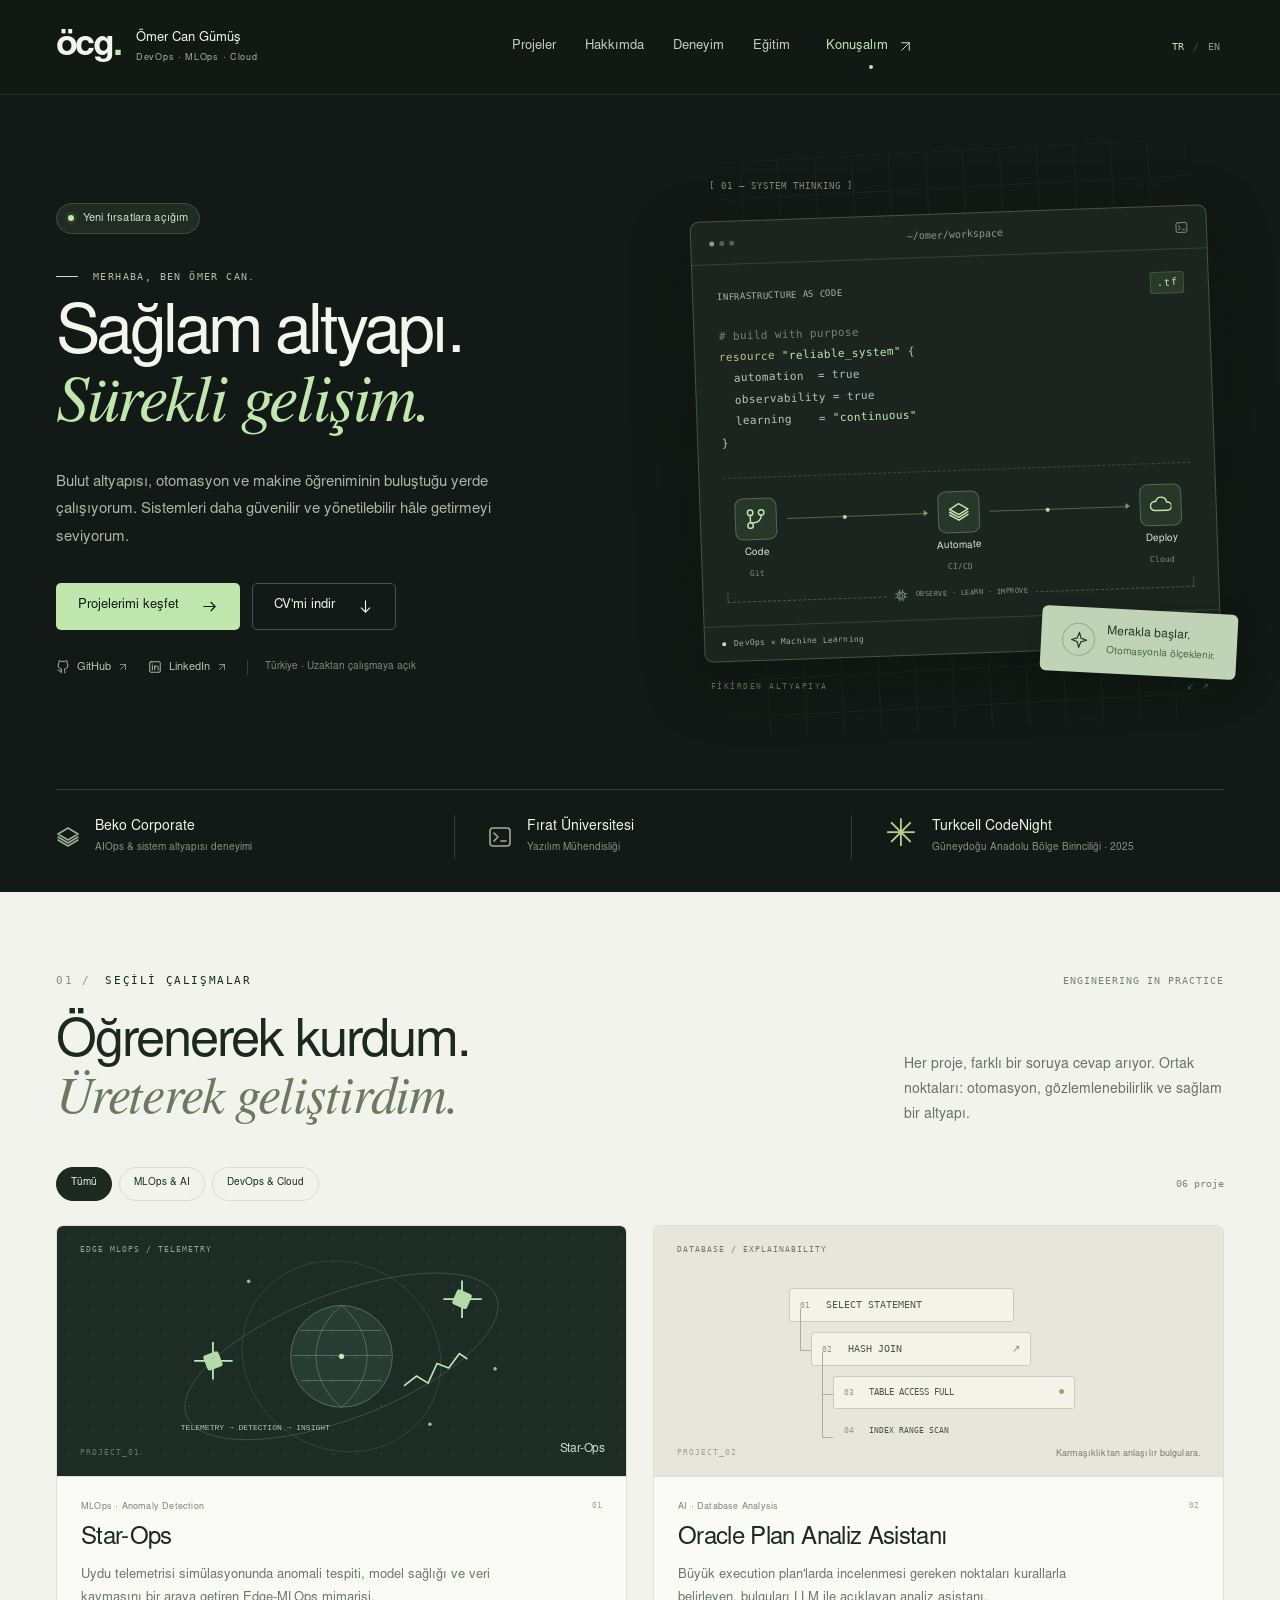
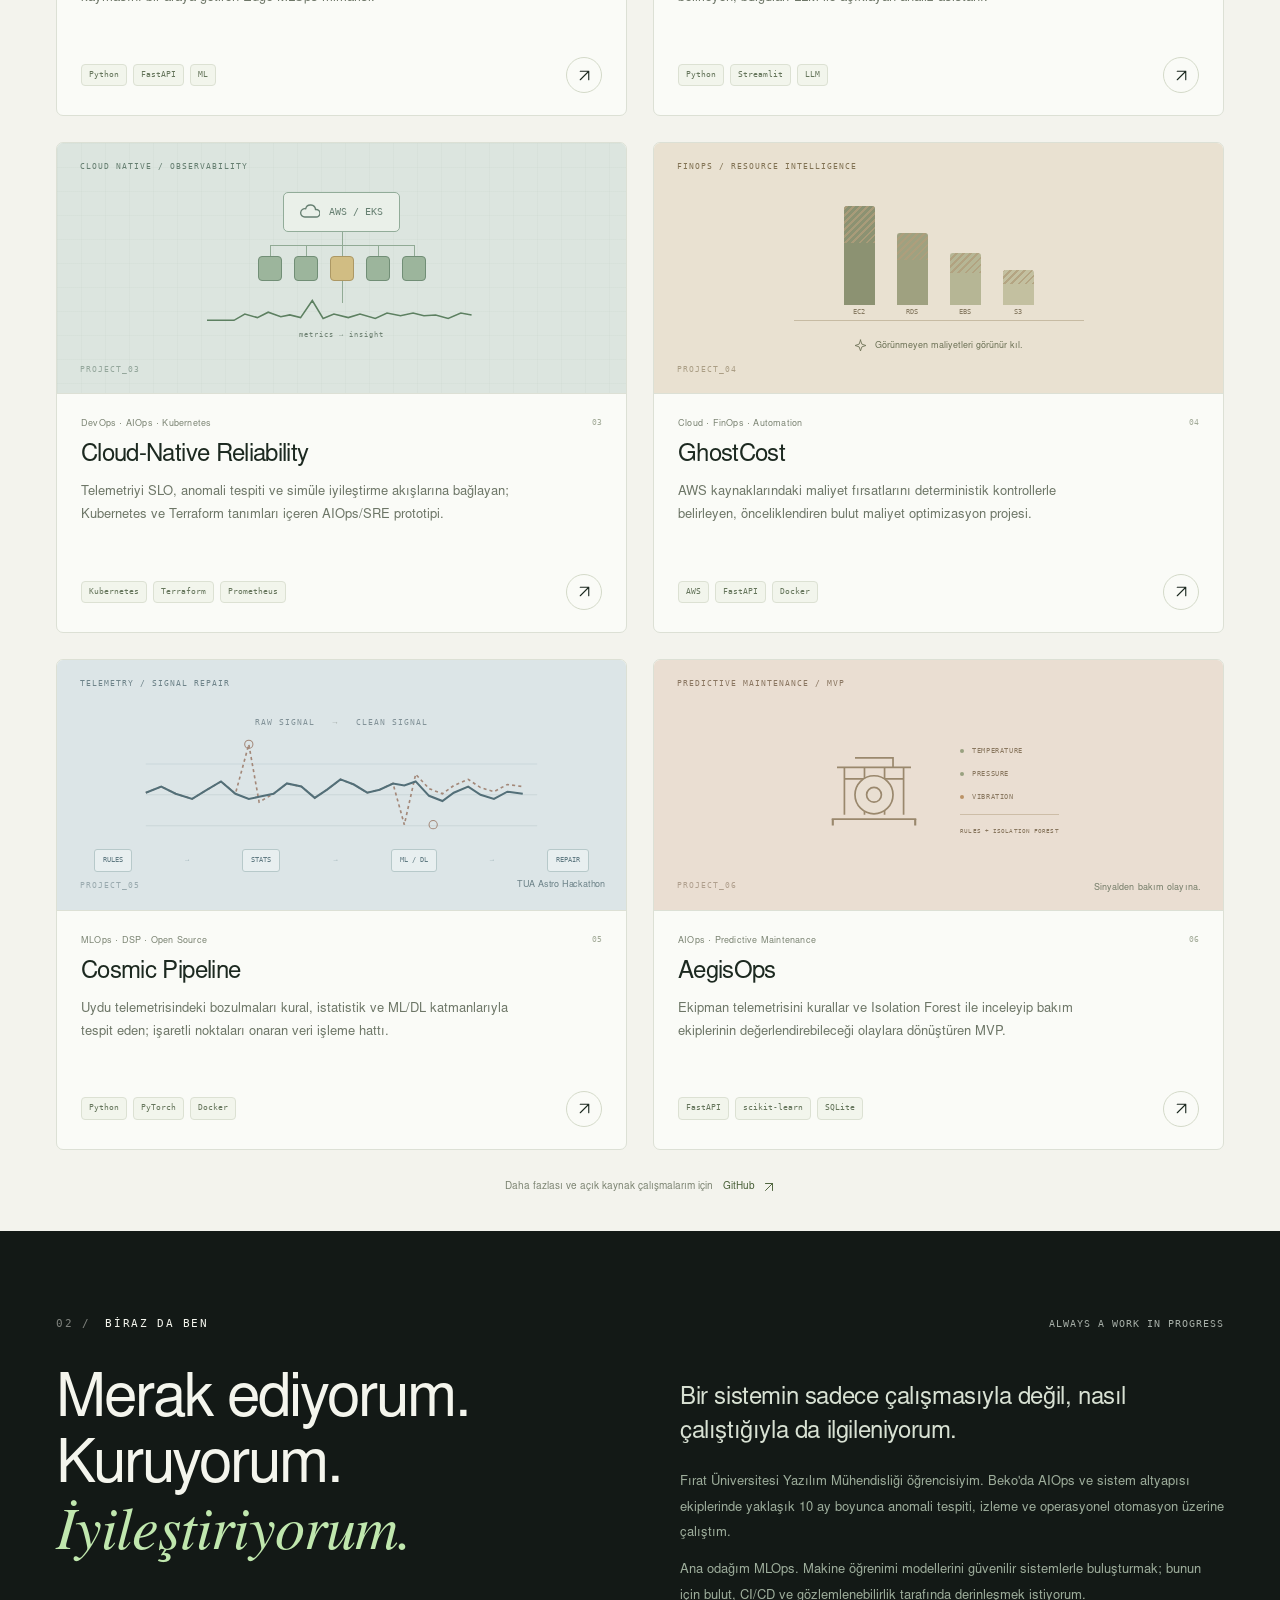
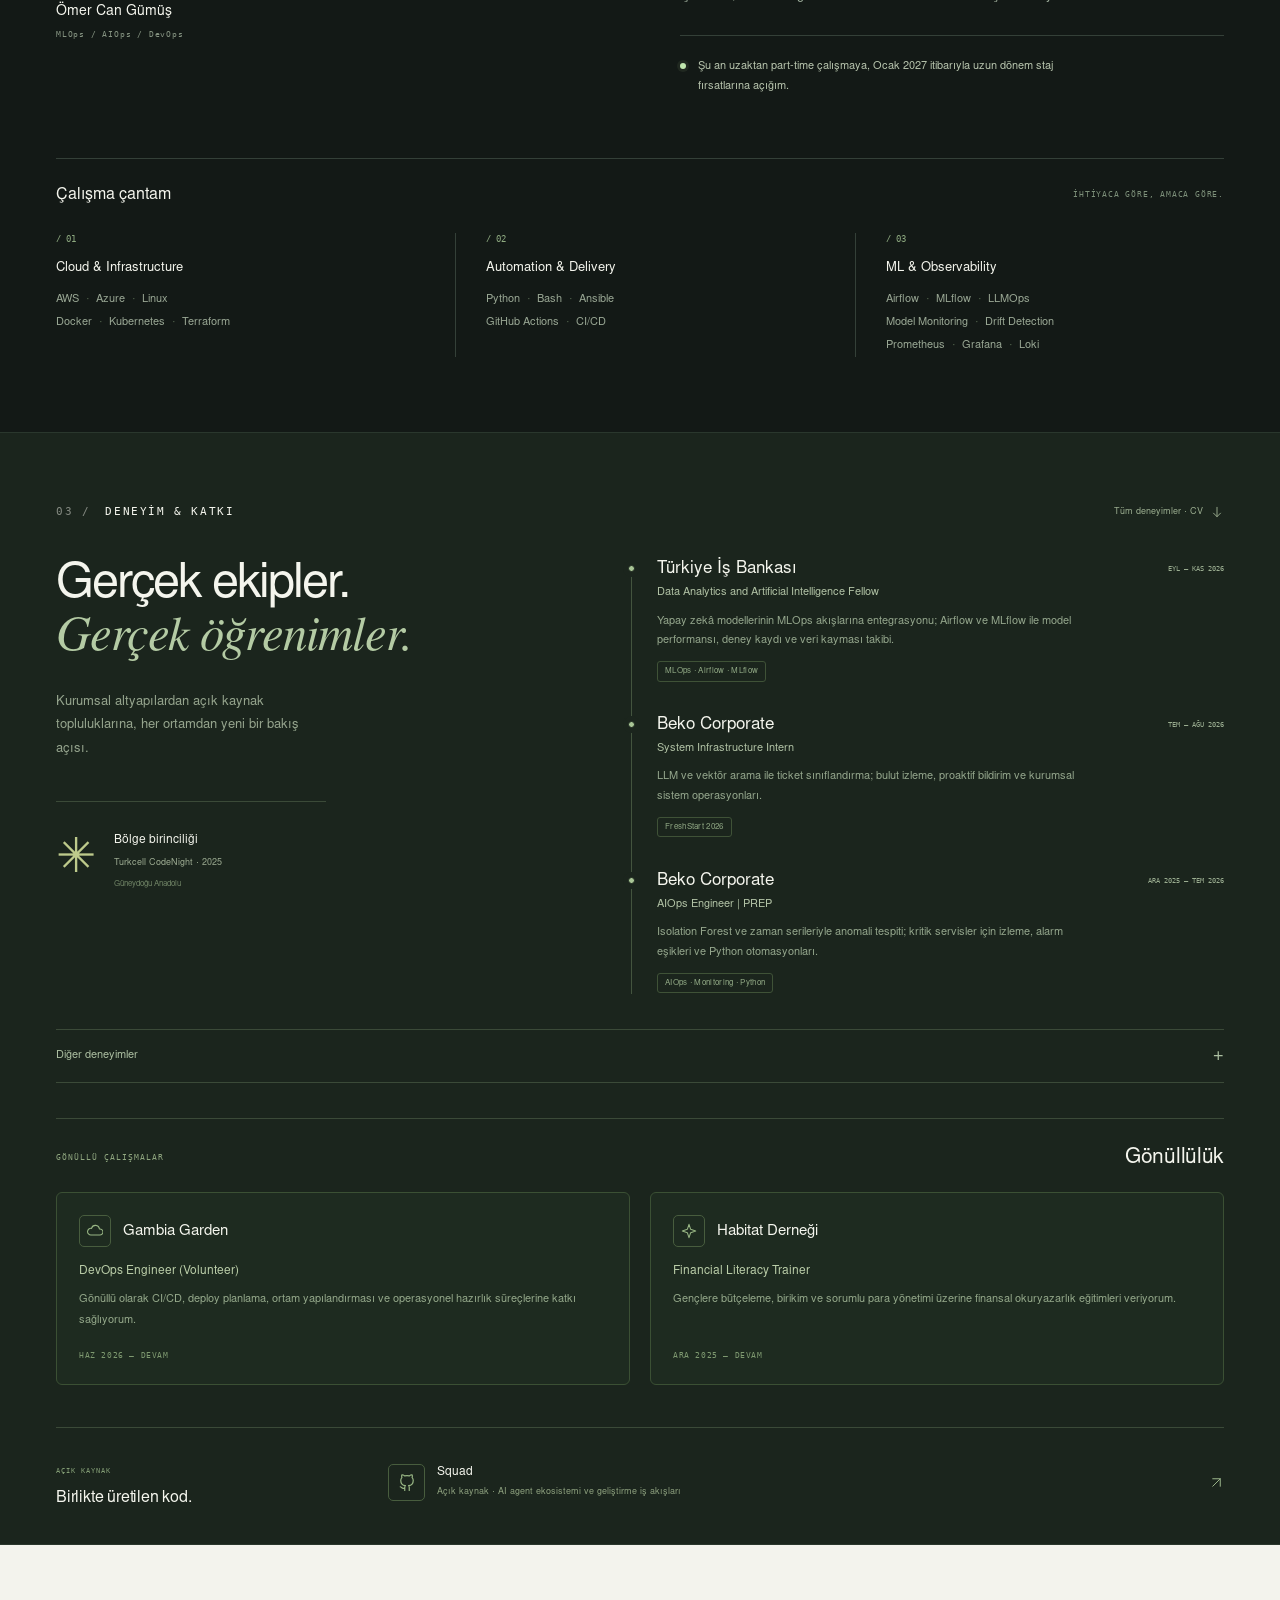
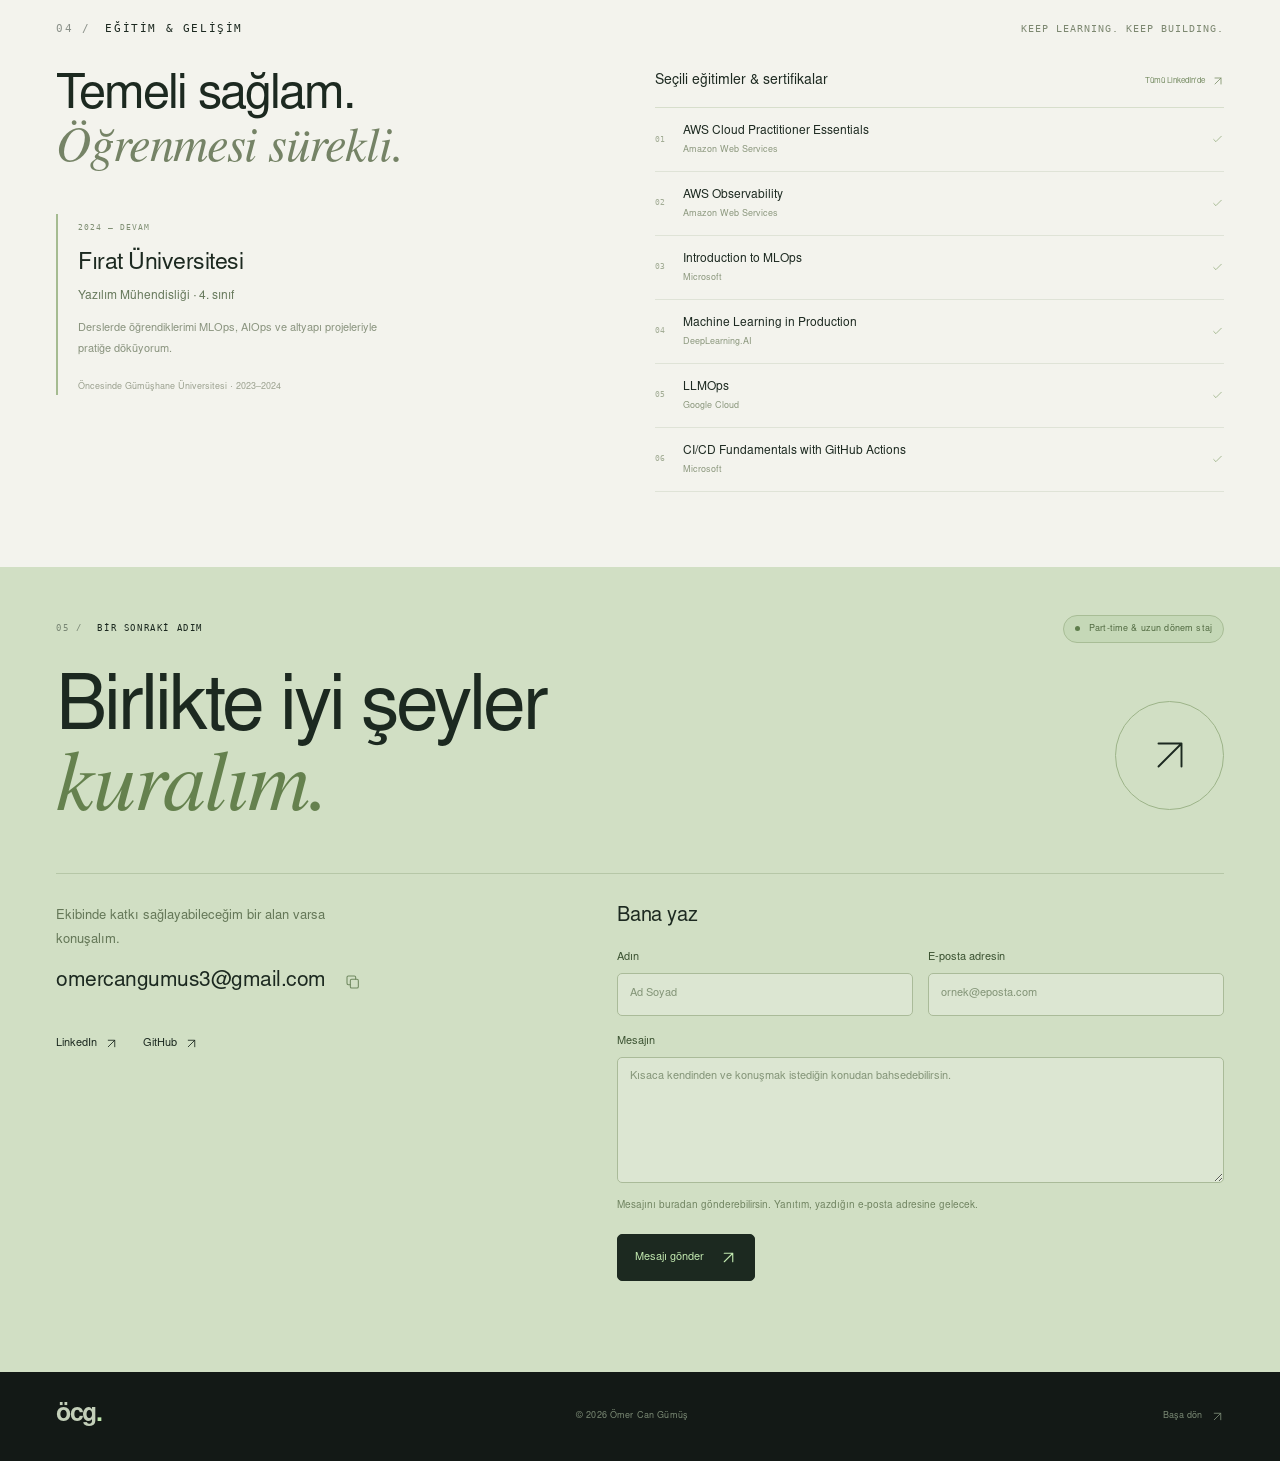
<file: index.html>
<!doctype html>
<html lang="tr">
<head>
  <!-- Google tag (gtag.js) -->
  <script>
    (() => {
      if (!['omercangumus.com', 'www.omercangumus.com'].includes(window.location.hostname)) return;
      window.dataLayer = window.dataLayer || [];
      window.gtag = function () { window.dataLayer.push(arguments); };
      window.gtag('js', new Date());
      window.gtag('config', 'G-HGCR3VP6Q9');
      const googleTag = document.createElement('script');
      googleTag.async = true;
      googleTag.src = 'https://www.googletagmanager.com/gtag/js?id=G-HGCR3VP6Q9';
      document.head.appendChild(googleTag);
    })();
  </script>
  <meta charset="utf-8">
  <meta name="viewport" content="width=device-width, initial-scale=1">
  <meta name="theme-color" content="#131916">
  <meta name="description" content="Ömer Can Gümüş — DevOps, MLOps ve bulut altyapısı. Beko deneyimi, seçili projeler ve açık kaynak katkıları.">
  <meta property="og:type" content="website">
  <meta property="og:locale" content="tr_TR">
  <meta property="og:title" content="Ömer Can Gümüş — DevOps & MLOps">
  <meta property="og:description" content="Sağlam altyapı. Sürekli gelişim. DevOps, MLOps ve bulut altyapısı üzerine çalışmalarım.">
  <meta property="og:url" content="https://omercangumus.com/">
  <meta property="og:image" content="https://omercangumus.com/assets/social.png">
  <meta name="twitter:card" content="summary_large_image">
  <link rel="canonical" href="https://omercangumus.com/">
  <link rel="alternate" hreflang="tr" href="https://omercangumus.com/">
  <link rel="alternate" hreflang="en" href="https://omercangumus.com/?lang=en">
  <link rel="alternate" hreflang="x-default" href="https://omercangumus.com/">
  <link rel="icon" type="image/svg+xml" href="/assets/favicon.svg">
  <link rel="preload" href="/assets/sans-regular.woff" as="font" type="font/woff" crossorigin>
  <link rel="preload" href="/assets/sans-bold.woff" as="font" type="font/woff" crossorigin>
  <link rel="stylesheet" href="/styles.css">
  <title>Ömer Can Gümüş — DevOps & MLOps</title>
  <script type="application/ld+json">{"@context":"https://schema.org","@type":"Person","name":"Ömer Can Gümüş","url":"https://omercangumus.com/","email":"mailto:omercangumus3@gmail.com","sameAs":["https://github.com/omercangumus","https://www.linkedin.com/in/omercangumus/"],"knowsAbout":["MLOps","AIOps","DevOps","Cloud Infrastructure","Kubernetes","Terraform"]}</script>
</head>
<body>
  <a class="skip-link" href="#main" data-i18n="skip">İçeriğe geç</a>
  <svg xmlns="http://www.w3.org/2000/svg" class="icon-library" aria-hidden="true" focusable="false">
    <symbol id="i-arrow-up" viewBox="0 0 24 24"><path d="M6 18 18 6M6 6h12v12"/></symbol>
    <symbol id="i-arrow-right" viewBox="0 0 24 24"><path d="M4 12h16m-6-6 6 6-6 6"/></symbol>
    <symbol id="i-arrow-down" viewBox="0 0 24 24"><path d="M12 4v16m-6-6 6 6 6-6"/></symbol>
    <symbol id="i-github" viewBox="0 0 24 24"><path d="M9 19c-4.3 1.3-4.3-2-6-2m12 5v-3.8a3.3 3.3 0 0 0-.9-2.6c3-.3 6.2-1.5 6.2-6.9a5.4 5.4 0 0 0-1.5-3.8 5 5 0 0 0-.1-3.8S17.6.7 15 2.6a13 13 0 0 0-6 0C6.4.7 5.3 1.1 5.3 1.1a5 5 0 0 0-.1 3.8 5.4 5.4 0 0 0-1.5 3.8c0 5.4 3.2 6.6 6.2 6.9A3.3 3.3 0 0 0 9 18.2V22"/></symbol>
    <symbol id="i-linkedin" viewBox="0 0 24 24"><rect x="3" y="3" width="18" height="18" rx="2"/><path d="M7.5 10v7M7.5 7v.2M11.5 17v-7m0 3a3 3 0 0 1 6 0v4"/></symbol>
    <symbol id="i-mail" viewBox="0 0 24 24"><rect x="3" y="5" width="18" height="14" rx="2"/><path d="m3 6 9 7 9-7"/></symbol>
    <symbol id="i-copy" viewBox="0 0 24 24"><rect x="8" y="8" width="12" height="13" rx="2"/><path d="M16 8V5a2 2 0 0 0-2-2H5a2 2 0 0 0-2 2v9a2 2 0 0 0 2 2h3"/></symbol>
    <symbol id="i-check" viewBox="0 0 24 24"><path d="m5 12 4 4L19 6"/></symbol>
    <symbol id="i-close" viewBox="0 0 24 24"><path d="m6 6 12 12M6 18 18 6"/></symbol>
    <symbol id="i-menu" viewBox="0 0 24 24"><path d="M4 8h16M4 16h16"/></symbol>
    <symbol id="i-terminal" viewBox="0 0 24 24"><rect x="2" y="3" width="20" height="18" rx="3"/><path d="m6 8 4 4-4 4m7 0h5"/></symbol>
    <symbol id="i-cloud" viewBox="0 0 24 24"><path d="M6 18a5 5 0 1 1 .8-9.9 6 6 0 0 1 11.8 1A4.5 4.5 0 1 1 19 18H6Z"/></symbol>
    <symbol id="i-layers" viewBox="0 0 24 24"><path d="m12 3 10 6-10 6L2 9l10-6Zm-10 12 10 6 10-6M2 12l10 6 10-6"/></symbol>
    <symbol id="i-cpu" viewBox="0 0 24 24"><rect x="6" y="6" width="12" height="12" rx="2"/><rect x="9" y="9" width="6" height="6" rx="1"/><path d="M9 2v4m6-4v4m3 3h4m-4 6h4M9 18v4m6-4v4M2 9h4m-4 6h4"/></symbol>
    <symbol id="i-branch" viewBox="0 0 24 24"><circle cx="6" cy="5" r="3"/><circle cx="6" cy="19" r="3"/><circle cx="18" cy="5" r="3"/><path d="M6 8v8m12-8a8 8 0 0 1-8 8H6"/></symbol>
    <symbol id="i-spark" viewBox="0 0 24 24"><path d="m12 2 2.5 7.5L22 12l-7.5 2.5L12 22l-2.5-7.5L2 12l7.5-2.5L12 2Z"/></symbol>
  </svg>

  <header class="header" id="top">
    <div class="header-inner container">
      <a href="#" class="brand" aria-label="Ömer Can Gümüş, ana sayfa" data-i18n-aria="homeLabel">
        <span class="brand-mark">ö<span>cg</span><b>.</b></span>
        <span class="brand-name">Ömer Can Gümüş<span>DevOps · MLOps · Cloud</span></span>
      </a>
      <nav class="nav" id="navigation" aria-label="Ana menü" data-i18n-aria="navLabel">
        <a href="#projects" data-i18n="navProjects">Projeler</a>
        <a href="#about" data-i18n="navAbout">Hakkımda</a>
        <a href="#experience" data-i18n="navExperience">Deneyim</a>
        <a href="#education" data-i18n="navEducation">Eğitim</a>
        <a class="nav-contact" href="#contact"><span data-i18n="navContact">Konuşalım</span><svg class="icon"><use href="#i-arrow-up"/></svg></a>
      </nav>
      <div class="header-actions">
        <div class="language-switch js-control" role="group" aria-label="Dil / Language">
          <button type="button" data-lang="tr" aria-pressed="true" aria-label="Türkçe">TR</button><span>/</span><button type="button" data-lang="en" aria-pressed="false" aria-label="English">EN</button>
        </div>
        <button class="menu-toggle js-control" type="button" aria-controls="navigation" aria-expanded="false" aria-label="Menüyü aç" data-i18n-aria="menuOpen"><svg class="icon"><use href="#i-menu"/></svg></button>
      </div>
    </div>
  </header>

  <main id="main">
    <section class="hero container" aria-labelledby="hero-title">
      <div class="hero-copy">
        <div class="availability"><span class="status-dot"></span><span data-i18n="availability">Yeni fırsatlara açığım</span></div>
        <p class="eyebrow hero-eyebrow"><span class="tiny-line"></span><span data-i18n="intro">MERHABA, BEN ÖMER CAN.</span></p>
        <h1 id="hero-title"><span data-i18n="heroLine1">Sağlam altyapı.</span><br><em data-i18n="heroLine2">Sürekli gelişim.</em></h1>
        <p class="hero-description" data-i18n="heroDescription">Bulut altyapısı, otomasyon ve makine öğreniminin buluştuğu yerde çalışıyorum. Sistemleri daha güvenilir ve yönetilebilir hâle getirmeyi seviyorum.</p>
        <div class="hero-buttons">
          <a class="button button-mint" href="#projects"><span data-i18n="viewProjects">Projelerimi keşfet</span><svg class="icon"><use href="#i-arrow-right"/></svg></a>
          <a class="button button-outline" href="/OmerCanGumus.pdf" download="omercangumuscv.pdf"><span data-i18n="downloadCV">CV'mi indir</span><svg class="icon"><use href="#i-arrow-down"/></svg></a>
        </div>
        <div class="hero-socials">
          <a href="https://github.com/omercangumus" target="_blank" rel="noopener noreferrer"><svg class="icon"><use href="#i-github"/></svg>GitHub<svg class="icon small"><use href="#i-arrow-up"/></svg></a>
          <a href="https://www.linkedin.com/in/omercangumus/" target="_blank" rel="noopener noreferrer"><svg class="icon"><use href="#i-linkedin"/></svg>LinkedIn<svg class="icon small"><use href="#i-arrow-up"/></svg></a>
          <span class="hero-location" data-i18n="location">Türkiye · Uzaktan çalışmaya açık</span>
        </div>
      </div>

      <div class="hero-visual" role="img" aria-label="Kod, otomasyon, bulut altyapısı ve gözlemlenebilirlik arasındaki ilişkiyi gösteren çalışma alanları şeması" data-i18n-aria="architectureLabel">
        <div class="visual-coordinate mono">[ 01 — SYSTEM THINKING ]</div>
        <div class="architecture-board">
          <div class="board-header"><span class="window-dots"><i></i><i></i><i></i></span><span class="mono">~/omer/workspace</span><svg class="icon"><use href="#i-terminal"/></svg></div>
          <div class="board-body">
            <div class="board-heading"><span class="mono">INFRASTRUCTURE AS CODE</span><span class="board-tag">.tf</span></div>
            <div class="code-snippet mono"><span class="code-comment"># build with purpose</span><br><span class="code-key">resource</span> <span class="code-string">"reliable_system"</span> {<br>&nbsp; automation&nbsp; = <span class="code-value">true</span><br>&nbsp; observability = <span class="code-value">true</span><br>&nbsp; learning&nbsp;&nbsp;&nbsp; = <span class="code-string">"continuous"</span><br>}</div>
            <div class="architecture-flow">
              <div class="flow-step"><span class="flow-icon"><svg class="icon"><use href="#i-branch"/></svg></span><span>Code</span><small>Git</small></div>
              <span class="flow-connector"><i></i></span>
              <div class="flow-step"><span class="flow-icon"><svg class="icon"><use href="#i-layers"/></svg></span><span>Automate</span><small>CI/CD</small></div>
              <span class="flow-connector"><i></i></span>
              <div class="flow-step"><span class="flow-icon"><svg class="icon"><use href="#i-cloud"/></svg></span><span>Deploy</span><small>Cloud</small></div>
            </div>
            <div class="observe-loop"><span class="loop-line"></span><svg class="icon"><use href="#i-cpu"/></svg><span class="mono">OBSERVE · LEARN · IMPROVE</span><span class="loop-line"></span></div>
          </div>
          <div class="board-footer mono"><span><i class="status-dot"></i> DevOps × Machine Learning</span><span>↗</span></div>
        </div>
        <div class="floating-note"><span class="note-icon"><svg class="icon"><use href="#i-spark"/></svg></span><span><b data-i18n="visualNoteTitle">Merakla başlar.</b><small data-i18n="visualNoteText">Otomasyonla ölçeklenir.</small></span></div>
        <div class="visual-caption mono"><span data-i18n="visualCaption">FİKİRDEN ALTYAPIYA</span><span>↙  ↗</span></div>
      </div>
    </section>

    <div class="highlights container">
      <div><span class="highlight-icon"><svg class="icon"><use href="#i-layers"/></svg></span><span><b>Beko Corporate</b><small data-i18n="highlightBeko">AIOps & sistem altyapısı deneyimi</small></span></div>
      <div><span class="highlight-icon"><svg class="icon"><use href="#i-terminal"/></svg></span><span><b data-i18n="highlightUniTitle">Fırat Üniversitesi</b><small data-i18n="highlightUni">Yazılım Mühendisliği</small></span></div>
      <div><span class="award-mark">✳</span><span><b>Turkcell CodeNight</b><small data-i18n="highlightAward">Güneydoğu Anadolu Bölge Birinciliği · 2025</small></span></div>
    </div>

    <span class="anchor-target" id="work" aria-hidden="true"></span>
    <section class="projects light-section" id="projects" aria-labelledby="projects-title">
      <div class="container">
        <div class="section-top"><p class="eyebrow"><span class="section-number">01 /</span><span data-i18n="projectsEyebrow">SEÇİLİ ÇALIŞMALAR</span></p><span class="mono section-aside">ENGINEERING IN PRACTICE</span></div>
        <div class="section-heading"><h2 id="projects-title"><span data-i18n="projectsTitle1">Öğrenerek kurdum.</span><br><em data-i18n="projectsTitle2">Üreterek geliştirdim.</em></h2><p data-i18n="projectsIntro">Her proje, farklı bir soruya cevap arıyor. Ortak noktaları: otomasyon, gözlemlenebilirlik ve sağlam bir altyapı.</p></div>
        <div class="project-toolbar js-control"><div class="project-filters" role="group" aria-label="Projeleri filtrele" data-i18n-aria="filterLabel"><button type="button" data-filter="all" aria-pressed="true" data-i18n="filterAll">Tümü</button><button type="button" data-filter="ai" aria-pressed="false">MLOps & AI</button><button type="button" data-filter="cloud" aria-pressed="false">DevOps & Cloud</button></div><span class="project-count mono" aria-live="polite">06 <span data-i18n="projectWord">proje</span></span></div>

        <div class="project-grid">
          <article class="project-card" data-category="ai" data-project="starops">
            <div class="project-art star-art" aria-hidden="true">
              <span class="art-label mono">EDGE MLOPS / TELEMETRY</span>
              <svg class="orbit-art" viewBox="0 0 520 280" fill="none"><ellipse cx="260" cy="146" rx="186" ry="70" transform="rotate(-21 260 146)" stroke="#819388" stroke-opacity=".35"/><ellipse cx="260" cy="146" rx="114" ry="104" transform="rotate(32 260 146)" stroke="#819388" stroke-opacity=".23"/><circle cx="260" cy="146" r="57" fill="#273c32" stroke="#829c88" stroke-opacity=".6"/><path d="M205 145h110M214 117h91M215 173h90M260 89c-38 32-38 82 0 114 38-32 38-82 0-114Z" stroke="#7ea38b" stroke-opacity=".55"/><path d="M95 151h43m-22-21v42m258-90h43m-22-21v42" stroke="#c1e7b5" stroke-width="2"/><rect x="107" y="142" width="18" height="18" rx="3" fill="#b3dba8" transform="rotate(-21 116 151)"/><rect x="386" y="73" width="18" height="18" rx="3" fill="#b3dba8" transform="rotate(24 395 82)"/><circle cx="260" cy="146" r="3" fill="#c1e7b5"/><circle cx="156" cy="62" r="2" fill="#a7b4aa"/><circle cx="359" cy="222" r="2" fill="#a7b4aa"/><circle cx="432" cy="160" r="2" fill="#a7b4aa"/><path d="m330 179 14-11 13 8 10-22 13 5 12-16 9 6" stroke="#c1e7b5" stroke-width="1.8"/><text x="80" y="229" fill="#b1c5b6" font-size="9" font-family="monospace">TELEMETRY → DETECTION → INSIGHT</text></svg>
              <span class="art-index mono">PROJECT_01</span><span class="art-badge">Star-Ops</span>
            </div>
            <div class="project-content"><div class="project-meta"><span>MLOps · Anomaly Detection</span><span class="mono">01</span></div><h3>Star-Ops</h3><p data-i18n="starDescription">Uydu telemetrisi simülasyonunda anomali tespiti, model sağlığı ve veri kaymasını bir araya getiren Edge-MLOps mimarisi.</p><div class="project-bottom"><div class="tags"><span>Python</span><span>FastAPI</span><span>ML</span></div><button type="button" class="round-button project-open" data-project="starops" aria-label="Star-Ops projesini incele" data-i18n-aria="starOpen"><svg class="icon"><use href="#i-arrow-up"/></svg></button></div></div>
          </article>

          <article class="project-card" data-category="ai" data-project="oracle">
            <div class="project-art oracle-art" aria-hidden="true"><span class="art-label mono">DATABASE / EXPLAINABILITY</span><div class="plan-tree mono"><div class="plan-root"><span>01</span> SELECT STATEMENT</div><div class="plan-child"><span>02</span> HASH JOIN <b>↗</b></div><div class="plan-child plan-leaf"><span>03</span> TABLE ACCESS FULL <i></i></div><div class="plan-child plan-leaf second-leaf"><span>04</span> INDEX RANGE SCAN</div></div><span class="art-index mono">PROJECT_02</span><span class="art-note" data-i18n="oracleArtNote">Karmaşıklıktan anlaşılır bulgulara.</span></div>
            <div class="project-content"><div class="project-meta"><span>AI · Database Analysis</span><span class="mono">02</span></div><h3 data-i18n="oracleTitle">Oracle Plan Analiz Asistanı</h3><p data-i18n="oracleDescription">Büyük execution plan'larda incelenmesi gereken noktaları kurallarla belirleyen, bulguları LLM ile açıklayan analiz asistanı.</p><div class="project-bottom"><div class="tags"><span>Python</span><span>Streamlit</span><span>LLM</span></div><button type="button" class="round-button project-open" data-project="oracle" aria-label="Oracle projesini incele" data-i18n-aria="oracleOpen"><svg class="icon"><use href="#i-arrow-up"/></svg></button></div></div>
          </article>

          <article class="project-card" data-category="cloud" data-project="reliability">
            <div class="project-art reliability-art" aria-hidden="true"><span class="art-label mono">CLOUD NATIVE / OBSERVABILITY</span><div class="cluster-visual"><div class="cluster-line"></div><div class="cluster-node"><svg class="icon"><use href="#i-cloud"/></svg><span>AWS / EKS</span></div><div class="cluster-pods"><i></i><i></i><i></i><i></i><i></i></div><div class="metric-line"><svg viewBox="0 0 300 40"><path d="M0 27h30l12-7 14 4 12-6 14 5 10-2 12 3 13-19 12 20 12-5 16 4 13-4 17 5 13-6 15 3 14-3 12 3 13-1 14 4 14-6 12 2" fill="none" stroke="currentColor" stroke-width="1.7"/></svg><span class="mono">metrics → insight</span></div></div><span class="art-index mono">PROJECT_03</span></div>
            <div class="project-content"><div class="project-meta"><span>DevOps · AIOps · Kubernetes</span><span class="mono">03</span></div><h3>Cloud-Native Reliability</h3><p data-i18n="reliabilityDescription">Telemetriyi SLO, anomali tespiti ve simüle iyileştirme akışlarına bağlayan; Kubernetes ve Terraform tanımları içeren AIOps/SRE prototipi.</p><div class="project-bottom"><div class="tags"><span>Kubernetes</span><span>Terraform</span><span>Prometheus</span></div><button type="button" class="round-button project-open" data-project="reliability" aria-label="Cloud-Native Reliability projesini incele" data-i18n-aria="reliabilityOpen"><svg class="icon"><use href="#i-arrow-up"/></svg></button></div></div>
          </article>

          <article class="project-card" data-category="cloud" data-project="ghostcost">
            <div class="project-art cost-art" aria-hidden="true"><span class="art-label mono">FINOPS / RESOURCE INTELLIGENCE</span><div class="cost-visual"><div class="cost-bar-group"><div class="cost-bar" style="--bar-height:92%"><span>EC2</span></div><div class="cost-bar" style="--bar-height:67%"><span>RDS</span></div><div class="cost-bar" style="--bar-height:48%"><span>EBS</span></div><div class="cost-bar" style="--bar-height:32%"><span>S3</span></div></div><div class="cost-insight"><svg class="icon"><use href="#i-spark"/></svg><span data-i18n="costArtNote">Görünmeyen maliyetleri görünür kıl.</span></div></div><span class="art-index mono">PROJECT_04</span></div>
            <div class="project-content"><div class="project-meta"><span>Cloud · FinOps · Automation</span><span class="mono">04</span></div><h3>GhostCost</h3><p data-i18n="costDescription">AWS kaynaklarındaki maliyet fırsatlarını deterministik kontrollerle belirleyen, önceliklendiren bulut maliyet optimizasyon projesi.</p><div class="project-bottom"><div class="tags"><span>AWS</span><span>FastAPI</span><span>Docker</span></div><button type="button" class="round-button project-open" data-project="ghostcost" aria-label="GhostCost projesini incele" data-i18n-aria="costOpen"><svg class="icon"><use href="#i-arrow-up"/></svg></button></div></div>
          </article>
          <article class="project-card" data-category="ai" data-project="cosmic">
            <div class="project-art cosmic-art" aria-hidden="true"><span class="art-label mono">TELEMETRY / SIGNAL REPAIR</span><div class="signal-visual"><div class="signal-label mono">RAW SIGNAL <span>→</span> CLEAN SIGNAL</div><svg viewBox="0 0 380 100" fill="none"><path d="M0 60h380M0 30h380M0 90h380" stroke="#b3c3c7" stroke-opacity=".45"/><path d="m0 58 15-6 14 7 16 5 13-8 15-9 14 12 13-48 10 56 14-8 13-10 14 3 13 11 12-8 13-10 13 5 13 8 12-3 13-6 11 40 11-49 13 14 13 5 11-8 14-6 12 8 13 4 13-7 15 2" stroke="#a38879" stroke-width="1.6" stroke-dasharray="3 3"/><path d="m0 58 15-6 14 7 16 5 13-8 15-9 14 12 13 5 10-2 14-3 13-10 14 3 13 11 12-8 13-10 13 5 13 8 12-3 13-6 11 2 11-4 13 14 13 5 11-8 14-6 12 8 13 4 13-7 15 2" stroke="#536f78" stroke-width="2"/><circle cx="100" cy="11" r="4" stroke="#a38879"/><circle cx="279" cy="89" r="4" stroke="#a38879"/></svg><div class="signal-stages mono"><span>RULES</span><i>→</i><span>STATS</span><i>→</i><span>ML / DL</span><i>→</i><span>REPAIR</span></div></div><span class="art-index mono">PROJECT_05</span><span class="art-badge">TUA Astro Hackathon</span></div>
            <div class="project-content"><div class="project-meta"><span>MLOps · DSP · Open Source</span><span class="mono">05</span></div><h3>Cosmic Pipeline</h3><p data-i18n="cosmicDescription">Uydu telemetrisindeki bozulmaları kural, istatistik ve ML/DL katmanlarıyla tespit eden; işaretli noktaları onaran veri işleme hattı.</p><div class="project-bottom"><div class="tags"><span>Python</span><span>PyTorch</span><span>Docker</span></div><button type="button" class="round-button project-open" data-project="cosmic" aria-label="Cosmic Pipeline projesini incele" data-i18n-aria="cosmicOpen"><svg class="icon"><use href="#i-arrow-up"/></svg></button></div></div>
          </article>

          <article class="project-card" data-category="ai" data-project="aegis">
            <div class="project-art aegis-art" aria-hidden="true"><span class="art-label mono">PREDICTIVE MAINTENANCE / MVP</span><div class="machine-visual"><div class="machine-model"><svg viewBox="0 0 106 90" fill="none"><path d="M13 72h80M25 68V23h56v45M25 34h56M44 23v45m19-45v45M18 23h70M35 14h36v9" stroke="currentColor" stroke-width="1.6"/><circle cx="53" cy="49" r="18" fill="#e9dfd2" stroke="currentColor" stroke-width="1.6"/><circle cx="53" cy="49" r="7" stroke="currentColor" stroke-width="1.6"/><path d="M14 72v6m78-6v6" stroke="currentColor" stroke-width="2"/></svg></div><div class="machine-readings mono"><span><i></i> TEMPERATURE</span><span><i></i> PRESSURE</span><span><i></i> VIBRATION</span><div class="machine-rule">RULES + ISOLATION FOREST</div></div></div><span class="art-index mono">PROJECT_06</span><span class="art-note" data-i18n="aegisArtNote">Sinyalden bakım olayına.</span></div>
            <div class="project-content"><div class="project-meta"><span>AIOps · Predictive Maintenance</span><span class="mono">06</span></div><h3>AegisOps</h3><p data-i18n="aegisDescription">Ekipman telemetrisini kurallar ve Isolation Forest ile inceleyip bakım ekiplerinin değerlendirebileceği olaylara dönüştüren MVP.</p><div class="project-bottom"><div class="tags"><span>FastAPI</span><span>scikit-learn</span><span>SQLite</span></div><button type="button" class="round-button project-open" data-project="aegis" aria-label="AegisOps projesini incele" data-i18n-aria="aegisOpen"><svg class="icon"><use href="#i-arrow-up"/></svg></button></div></div>
          </article>
        </div>
        <noscript><p>Proje ayrıntıları için <a href="/OmerCanGumus.pdf">CV dosyamı açabilirsin.</a></p></noscript>
        <div class="projects-footer"><span data-i18n="projectsFooter">Daha fazlası ve açık kaynak çalışmalarım için</span><a class="text-link" href="https://github.com/omercangumus" target="_blank" rel="noopener noreferrer">GitHub<svg class="icon"><use href="#i-arrow-up"/></svg></a></div>
      </div>
    </section>

    <section class="about container" id="about" aria-labelledby="about-title">
      <div class="section-top"><p class="eyebrow"><span class="section-number">02 /</span><span data-i18n="aboutEyebrow">BİRAZ DA BEN</span></p><span class="mono section-aside">ALWAYS A WORK IN PROGRESS</span></div>
      <div class="about-grid"><div><h2 id="about-title"><span data-i18n="aboutTitle1">Merak ediyorum.</span><br><span data-i18n="aboutTitle2">Kuruyorum.</span><br><em data-i18n="aboutTitle3">İyileştiriyorum.</em></h2><div class="about-signature">Ömer Can Gümüş<span class="mono">MLOps / AIOps / DevOps</span></div></div><div class="about-copy"><p class="about-lead" data-i18n="aboutLead">Bir sistemin sadece çalışmasıyla değil, nasıl çalıştığıyla da ilgileniyorum.</p><p data-i18n="aboutText1">Fırat Üniversitesi Yazılım Mühendisliği öğrencisiyim. Beko'da AIOps ve sistem altyapısı ekiplerinde yaklaşık 10 ay boyunca anomali tespiti, izleme ve operasyonel otomasyon üzerine çalıştım.</p><p data-i18n="aboutText2">Ana odağım MLOps. Makine öğrenimi modellerini güvenilir sistemlerle buluşturmak; bunun için bulut, CI/CD ve gözlemlenebilirlik tarafında derinleşmek istiyorum.</p><div class="availability-note"><span class="status-dot"></span><p data-i18n="aboutAvailability">Şu an uzaktan part-time çalışmaya, Ocak 2027 itibarıyla uzun dönem staj fırsatlarına açığım.</p></div></div></div>
      <span class="anchor-target" id="focus" aria-hidden="true"></span><div class="stack-section"><div class="stack-heading"><h3 data-i18n="stackTitle">Çalışma çantam</h3><span class="mono" data-i18n="stackSubtitle">İHTİYACA GÖRE, AMACA GÖRE.</span></div><div class="stack-grid"><div class="stack-group"><span class="stack-index mono">/ 01</span><h4>Cloud & Infrastructure</h4><p>AWS <span>·</span> Azure <span>·</span> Linux<br>Docker <span>·</span> Kubernetes <span>·</span> Terraform</p></div><div class="stack-group"><span class="stack-index mono">/ 02</span><h4>Automation & Delivery</h4><p>Python <span>·</span> Bash <span>·</span> Ansible<br>GitHub Actions <span>·</span> CI/CD</p></div><div class="stack-group"><span class="stack-index mono">/ 03</span><h4>ML & Observability</h4><p>Airflow <span>·</span> MLflow <span>·</span> LLMOps<br>Model Monitoring <span>·</span> Drift Detection<br>Prometheus <span>·</span> Grafana <span>·</span> Loki</p></div></div></div>
    </section>

    <section class="experience" id="experience" aria-labelledby="experience-title">
      <div class="container">
        <div class="section-top"><p class="eyebrow"><span class="section-number">03 /</span><span data-i18n="experienceEyebrow">DENEYİM & KATKI</span></p><a class="text-link" href="/OmerCanGumus.pdf" download="omercangumuscv.pdf"><span data-i18n="fullCV">Tüm deneyimler · CV</span><svg class="icon"><use href="#i-arrow-down"/></svg></a></div>
        <div class="experience-grid">
          <div class="experience-intro"><h2 id="experience-title"><span data-i18n="experienceTitle1">Gerçek ekipler.</span><br><em data-i18n="experienceTitle2">Gerçek öğrenimler.</em></h2><p data-i18n="experienceIntro">Kurumsal altyapılardan açık kaynak topluluklarına, her ortamdan yeni bir bakış açısı.</p><div class="small-award"><span>✳</span><div><b data-i18n="awardTitle">Bölge birinciliği</b><p>Turkcell CodeNight · 2025</p><small data-i18n="awardLocation">Güneydoğu Anadolu</small></div></div></div>
          <div class="timeline">
            <article class="timeline-item"><span class="timeline-dot"></span><div class="timeline-head"><h3 data-i18n="isbankTitle">Türkiye İş Bankası</h3><span class="mono" data-i18n="isbankDate">EYL — KAS 2026</span></div><h4 data-i18n="isbankRole">Data Analytics and Artificial Intelligence Fellow</h4><p data-i18n="isbankDescription">Yapay zekâ modellerinin MLOps akışlarına entegrasyonu; Airflow ve MLflow ile model performansı, deney kaydı ve veri kayması takibi.</p><span class="timeline-program">MLOps · Airflow · MLflow</span></article>
            <article class="timeline-item"><span class="timeline-dot"></span><div class="timeline-head"><h3>Beko Corporate</h3><span class="mono" data-i18n="bekoInfraDate">TEM — AĞU 2026</span></div><h4 data-i18n="bekoInfraRole">System Infrastructure Intern</h4><p data-i18n="bekoInfraDescription">LLM ve vektör arama ile ticket sınıflandırma; bulut izleme, proaktif bildirim ve kurumsal sistem operasyonları.</p><span class="timeline-program">FreshStart 2026</span></article>
            <article class="timeline-item"><span class="timeline-dot"></span><div class="timeline-head"><h3>Beko Corporate</h3><span class="mono" data-i18n="bekoAiDate">ARA 2025 — TEM 2026</span></div><h4 data-i18n="bekoAiRole">AIOps Engineer | PREP</h4><p data-i18n="bekoAiDescription">Isolation Forest ve zaman serileriyle anomali tespiti; kritik servisler için izleme, alarm eşikleri ve Python otomasyonları.</p><span class="timeline-program">AIOps · Monitoring · Python</span></article>
          </div>
        </div>
        <details class="other-experience"><summary><span data-i18n="otherExperience">Diğer deneyimler</span><span aria-hidden="true">+</span></summary><div class="other-experience-grid"><article><span class="mono" data-i18n="qnbDate">AĞUSTOS 2025</span><h4>QNB Türkiye</h4><span class="other-role" data-i18n="qnbRole">QNB 101 Online Internship</span><p data-i18n="qnbDescription">Bankacılık teknolojileri, fintech ve dijital dönüşüm odaklı çevrim içi program.</p></article><article><span class="mono" data-i18n="elmarDate">EKİM 2024</span><h4>Elmar Yazılım</h4><span class="other-role" data-i18n="elmarRole">Software Engineer</span><p data-i18n="elmarDescription">Yazılım geliştirme ve test süreçleri üzerine kısa süreli çalışma.</p></article></div></details>
        <section class="volunteering" id="volunteering" aria-labelledby="volunteering-title">
          <div class="volunteering-heading"><p class="eyebrow" data-i18n="volunteerLabel">GÖNÜLLÜ ÇALIŞMALAR</p><h3 id="volunteering-title" data-i18n="volunteerTitle">Gönüllülük</h3></div>
          <div class="volunteer-grid">
            <article class="volunteer-card"><div class="volunteer-company"><span class="contribution-symbol"><svg class="icon"><use href="#i-cloud"/></svg></span><h4>Gambia Garden</h4></div><p class="volunteer-role" data-i18n="gambiaRole">DevOps Engineer (Volunteer)</p><p class="volunteer-description" data-i18n="gambiaDescription">Gönüllü olarak CI/CD, deploy planlama, ortam yapılandırması ve operasyonel hazırlık süreçlerine katkı sağlıyorum.</p><span class="mono volunteer-date" data-i18n="gambiaDate">HAZ 2026 — DEVAM</span></article>
            <article class="volunteer-card"><div class="volunteer-company"><span class="contribution-symbol"><svg class="icon"><use href="#i-spark"/></svg></span><h4 data-i18n="habitatTitle">Habitat Derneği</h4></div><p class="volunteer-role" data-i18n="habitatRole">Financial Literacy Trainer</p><p class="volunteer-description" data-i18n="habitatContribution">Gençlere bütçeleme, birikim ve sorumlu para yönetimi üzerine finansal okuryazarlık eğitimleri veriyorum.</p><span class="mono volunteer-date" data-i18n="habitatDate">ARA 2025 — DEVAM</span></article>
          </div>
        </section>
        <div class="contributions contributions-open-source"><div class="contributions-heading"><span class="mono" data-i18n="openSourceLabel">AÇIK KAYNAK</span><h3 data-i18n="openSourceTitle">Birlikte üretilen kod.</h3></div><a class="contribution-item contribution-link" href="https://github.com/bradygaster/squad" target="_blank" rel="noopener noreferrer"><span class="contribution-symbol"><svg class="icon"><use href="#i-github"/></svg></span><div><h4>Squad</h4><p data-i18n="squadContribution">Açık kaynak · AI agent ekosistemi ve geliştirme iş akışları</p></div><svg class="icon"><use href="#i-arrow-up"/></svg></a></div>
      </div>
    </section>

    <span class="anchor-target" id="background" aria-hidden="true"></span>
    <section class="education light-section" id="education" aria-labelledby="education-title">
      <div class="container">
        <div class="section-top"><p class="eyebrow"><span class="section-number">04 /</span><span data-i18n="educationEyebrow">EĞİTİM & GELİŞİM</span></p><span class="mono section-aside">KEEP LEARNING. KEEP BUILDING.</span></div>
        <div class="education-grid">
          <div class="education-intro"><h2 id="education-title"><span data-i18n="educationTitle1">Temeli sağlam.</span><br><em data-i18n="educationTitle2">Öğrenmesi sürekli.</em></h2><div class="university-block"><span class="mono" data-i18n="universityDate">2024 — DEVAM</span><h3 data-i18n="highlightUniTitle">Fırat Üniversitesi</h3><p data-i18n="universityDegree">Yazılım Mühendisliği · 4. sınıf</p><p class="university-note" data-i18n="universityNote">Derslerde öğrendiklerimi MLOps, AIOps ve altyapı projeleriyle pratiğe döküyorum.</p><span class="transfer-note" data-i18n="transferNote">Öncesinde Gümüşhane Üniversitesi · 2023–2024</span></div></div>
          <div class="certifications"><div class="certifications-top"><h3 data-i18n="certificationsTitle">Seçili eğitimler & sertifikalar</h3><a href="https://www.linkedin.com/in/omercangumus/details/certifications/" class="text-link" target="_blank" rel="noopener noreferrer"><span data-i18n="allCertificates">Tümü LinkedIn'de</span><svg class="icon"><use href="#i-arrow-up"/></svg></a></div><ol class="certificate-list"><li><span class="mono">01</span><div><b>AWS Cloud Practitioner Essentials</b><small>Amazon Web Services</small></div><svg class="icon"><use href="#i-check"/></svg></li><li><span class="mono">02</span><div><b>AWS Observability</b><small>Amazon Web Services</small></div><svg class="icon"><use href="#i-check"/></svg></li><li><span class="mono">03</span><div><b>Introduction to MLOps</b><small>Microsoft</small></div><svg class="icon"><use href="#i-check"/></svg></li><li><span class="mono">04</span><div><b>Machine Learning in Production</b><small>DeepLearning.AI</small></div><svg class="icon"><use href="#i-check"/></svg></li><li><span class="mono">05</span><div><b>LLMOps</b><small>Google Cloud</small></div><svg class="icon"><use href="#i-check"/></svg></li><li><span class="mono">06</span><div><b>CI/CD Fundamentals with GitHub Actions</b><small>Microsoft</small></div><svg class="icon"><use href="#i-check"/></svg></li></ol></div>
        </div>
      </div>
    </section>

    <section class="contact" id="contact" aria-labelledby="contact-title">
      <div class="container">
        <div class="contact-top"><p class="eyebrow"><span class="section-number">05 /</span><span data-i18n="contactEyebrow">BİR SONRAKİ ADIM</span></p><span class="availability contact-availability"><span class="status-dot"></span><span data-i18n="contactAvailability">Part-time & uzun dönem staj</span></span></div>
        <div class="contact-main"><h2 id="contact-title"><span data-i18n="contactTitle1">Birlikte iyi şeyler</span><br><em data-i18n="contactTitle2">kuralım.</em></h2><a class="contact-arrow" href="#contact-form" aria-label="Mesaj formuna geç" data-i18n-aria="contactFormLabel"><svg class="icon"><use href="#i-arrow-up"/></svg></a></div>
        <div class="contact-compose">
          <div class="contact-details"><p data-i18n="contactDescription">Ekibinde katkı sağlayabileceğim bir alan varsa konuşalım.</p><div class="email-row"><a href="mailto:omercangumus3@gmail.com">omercangumus3@gmail.com</a><button type="button" class="copy-email js-control" aria-label="E-posta adresini kopyala" data-i18n-aria="copyEmail"><svg class="icon"><use href="#i-copy"/></svg></button></div><span class="copy-status" role="status" aria-live="polite"></span><div class="contact-socials"><a href="https://www.linkedin.com/in/omercangumus/" target="_blank" rel="noopener noreferrer">LinkedIn<svg class="icon"><use href="#i-arrow-up"/></svg></a><a href="https://github.com/omercangumus" target="_blank" rel="noopener noreferrer">GitHub<svg class="icon"><use href="#i-arrow-up"/></svg></a></div></div>
          <form class="contact-form" id="contact-form" action="https://formsubmit.co/omercangumus3@gmail.com" method="post" aria-labelledby="contact-form-title" aria-describedby="contact-form-note">
            <h3 id="contact-form-title" data-i18n="contactFormTitle">Bana yaz</h3>
            <div class="contact-fields"><div class="contact-field"><label for="contact-name" data-i18n="contactName">Adın</label><input id="contact-name" name="name" autocomplete="name" minlength="2" maxlength="80" placeholder="Ad Soyad" data-i18n-placeholder="contactNamePlaceholder" required></div><div class="contact-field"><label for="contact-email" data-i18n="contactEmail">E-posta adresin</label><input id="contact-email" name="email" type="email" autocomplete="email" maxlength="254" inputmode="email" spellcheck="false" autocapitalize="none" placeholder="ornek@eposta.com" data-i18n-placeholder="contactEmailPlaceholder" required></div></div>
            <div class="contact-field"><label for="contact-message" data-i18n="contactMessage">Mesajın</label><textarea id="contact-message" name="message" rows="5" minlength="5" maxlength="2000" placeholder="Kısaca kendinden ve konuşmak istediğin konudan bahsedebilirsin." data-i18n-placeholder="contactMessagePlaceholder" required></textarea></div>
            <div class="contact-honey" aria-hidden="true"><label for="contact-website">Website</label><input id="contact-website" name="_honey" type="text" tabindex="-1" autocomplete="off"></div>
            <input type="hidden" name="_subject" value="omercangumus.com · Yeni iletişim mesajı / New message">
            <input type="hidden" name="_template" value="table">
            <input type="hidden" name="_url" value="https://www.omercangumus.com/">
            <p class="contact-form-note" id="contact-form-note" data-i18n="contactFormNote">Mesajını buradan gönderebilirsin. Yanıtım, yazdığın e-posta adresine gelecek.</p>
            <div class="contact-form-actions"><button class="button contact-send" type="submit"><span data-i18n="contactSend">Mesajı gönder</span><svg class="icon"><use href="#i-arrow-up"/></svg></button></div>
            <p class="contact-form-status" id="contact-form-status" role="status" aria-live="polite"></p>
          </form>
        </div>
      </div>
    </section>

  </main>

  <footer class="footer container"><a class="footer-brand" href="#">öcg<span>.</span></a><p>© <span id="year">2026</span> Ömer Can Gümüş</p><a href="#top"><span data-i18n="backTop">Başa dön</span><svg class="icon"><use href="#i-arrow-up"/></svg></a></footer>

  <dialog class="project-dialog" id="project-dialog" aria-labelledby="dialog-title" aria-describedby="dialog-summary"><div class="dialog-inner"><div class="dialog-top"><span class="eyebrow" id="dialog-category"></span><button type="button" class="dialog-close round-button" aria-label="Proje detayını kapat" data-i18n-aria="closeProject"><svg class="icon"><use href="#i-close"/></svg></button></div><h2 id="dialog-title"></h2><p class="dialog-summary" id="dialog-summary"></p><div class="dialog-details"><div><h3 data-i18n="dialogContext">Projenin odağı</h3><p id="dialog-context"></p></div><div><h3 data-i18n="dialogApproach">Yaklaşımım</h3><ul id="dialog-approach"></ul></div></div><div class="dialog-stack tags" id="dialog-stack"></div><div class="dialog-links"><a class="button button-mint" id="dialog-link" href="mailto:omercangumus3@gmail.com"><span id="dialog-link-text"></span><svg class="icon"><use href="#i-arrow-up"/></svg></a><a class="button button-outline" id="dialog-demo" href="https://omercangumus.github.io/aegisops-ui-concept/" target="_blank" rel="noopener noreferrer" hidden><span data-i18n="uiConcept">UI konseptini gör</span><svg class="icon"><use href="#i-arrow-up"/></svg></a></div></div></dialog>
  <script src="/app.js" defer></script>
</body>
</html>
</file>
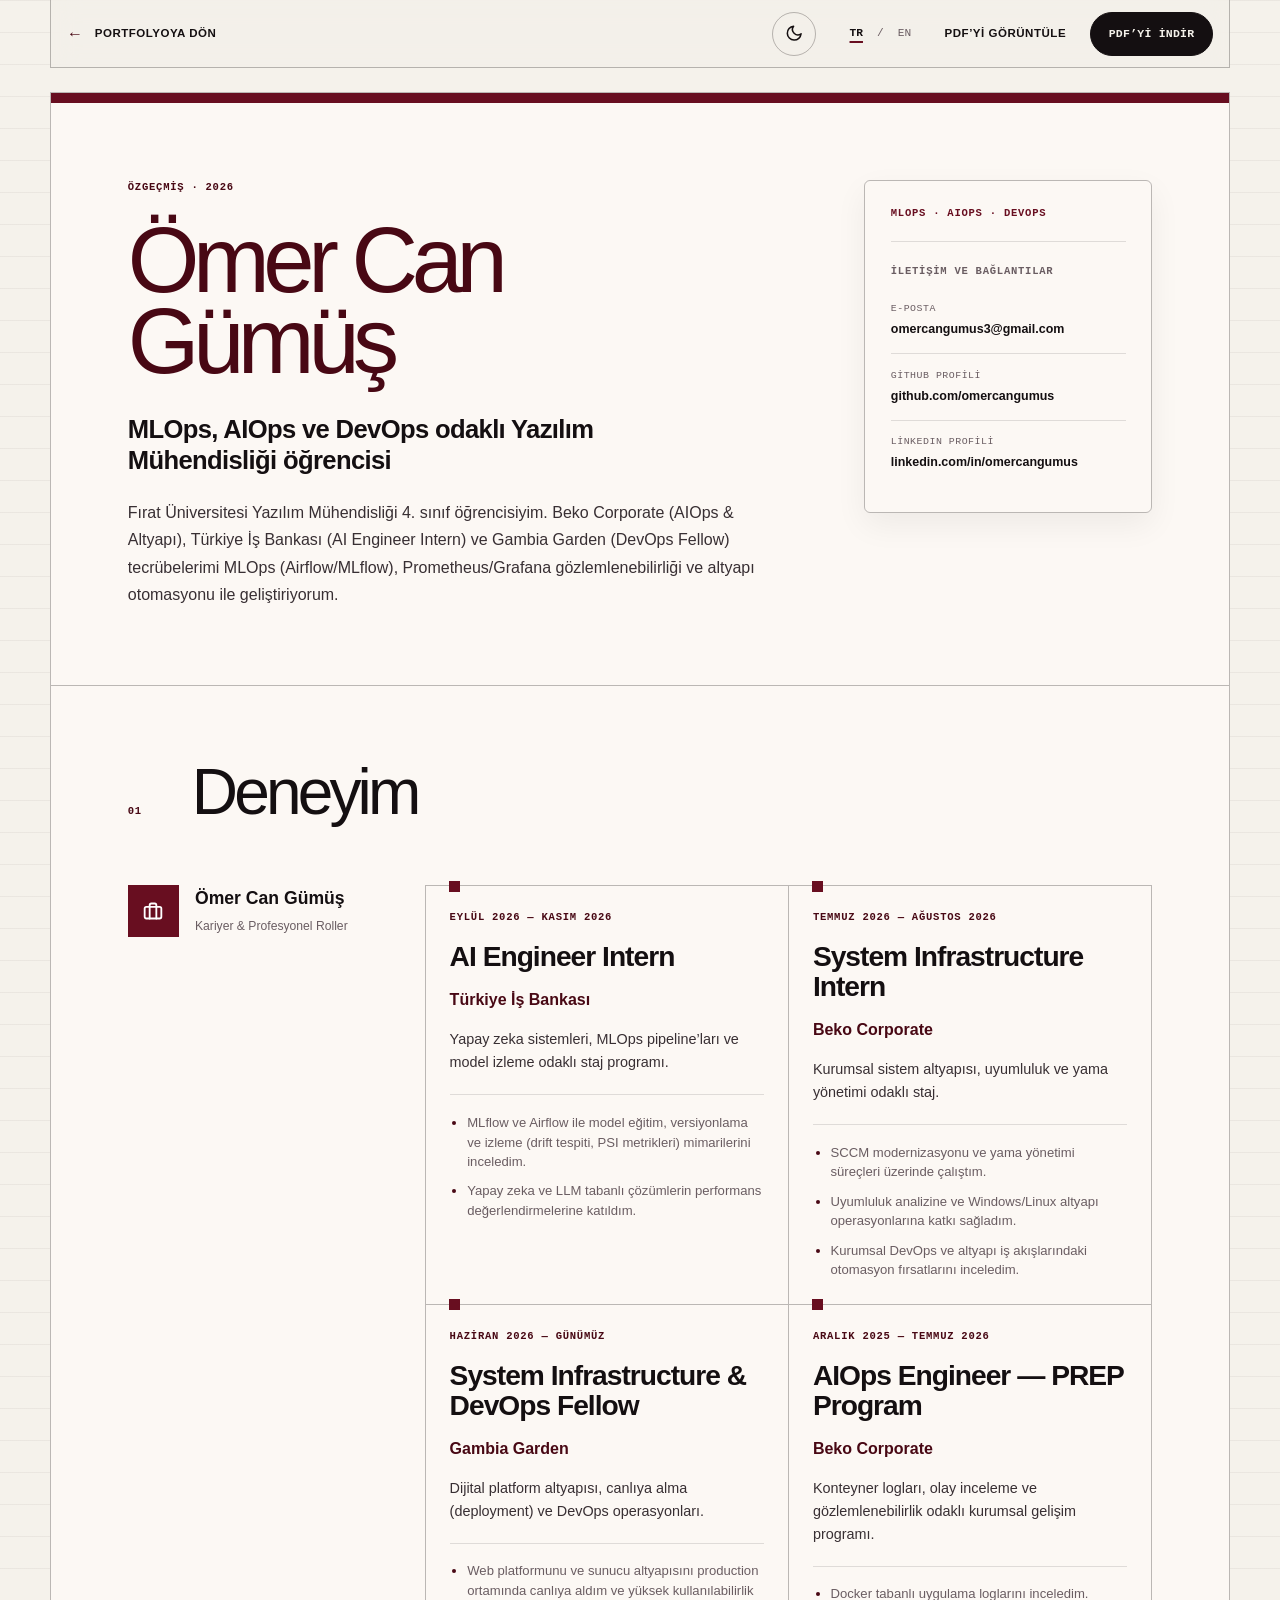
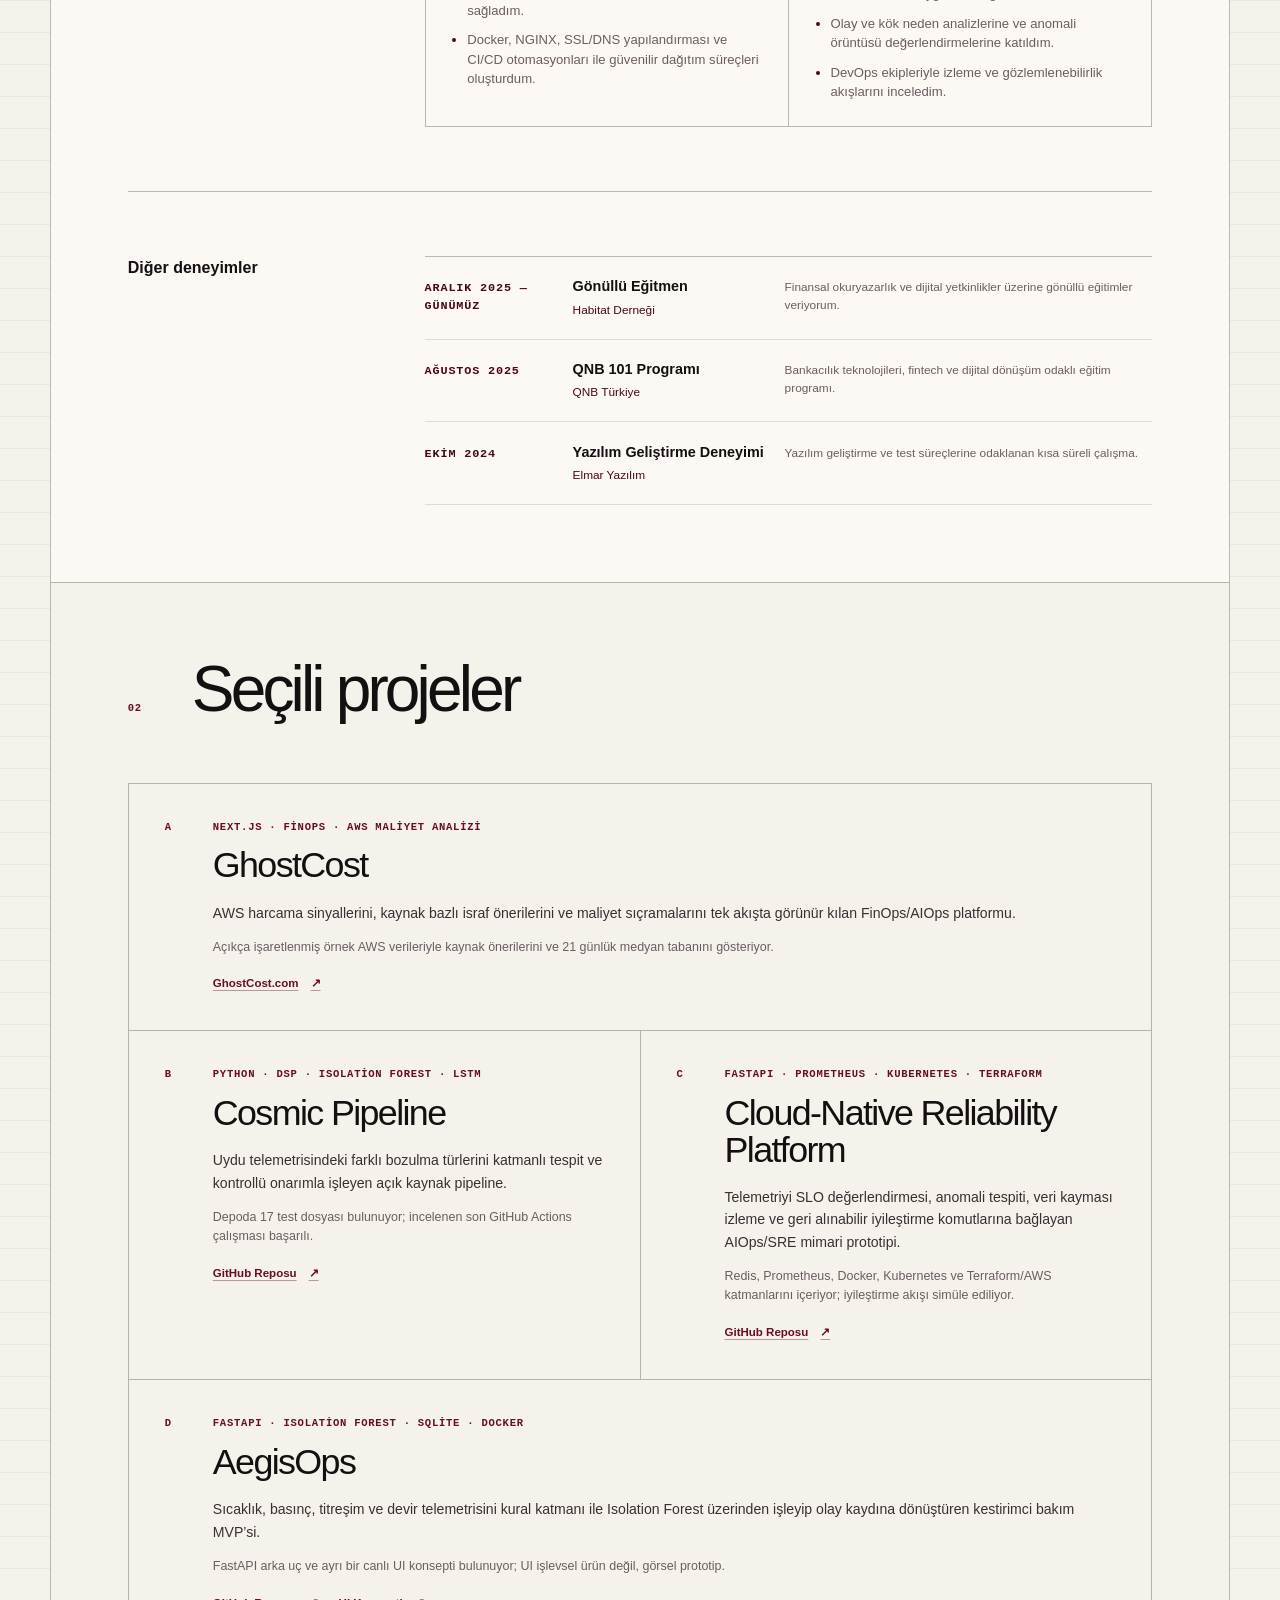
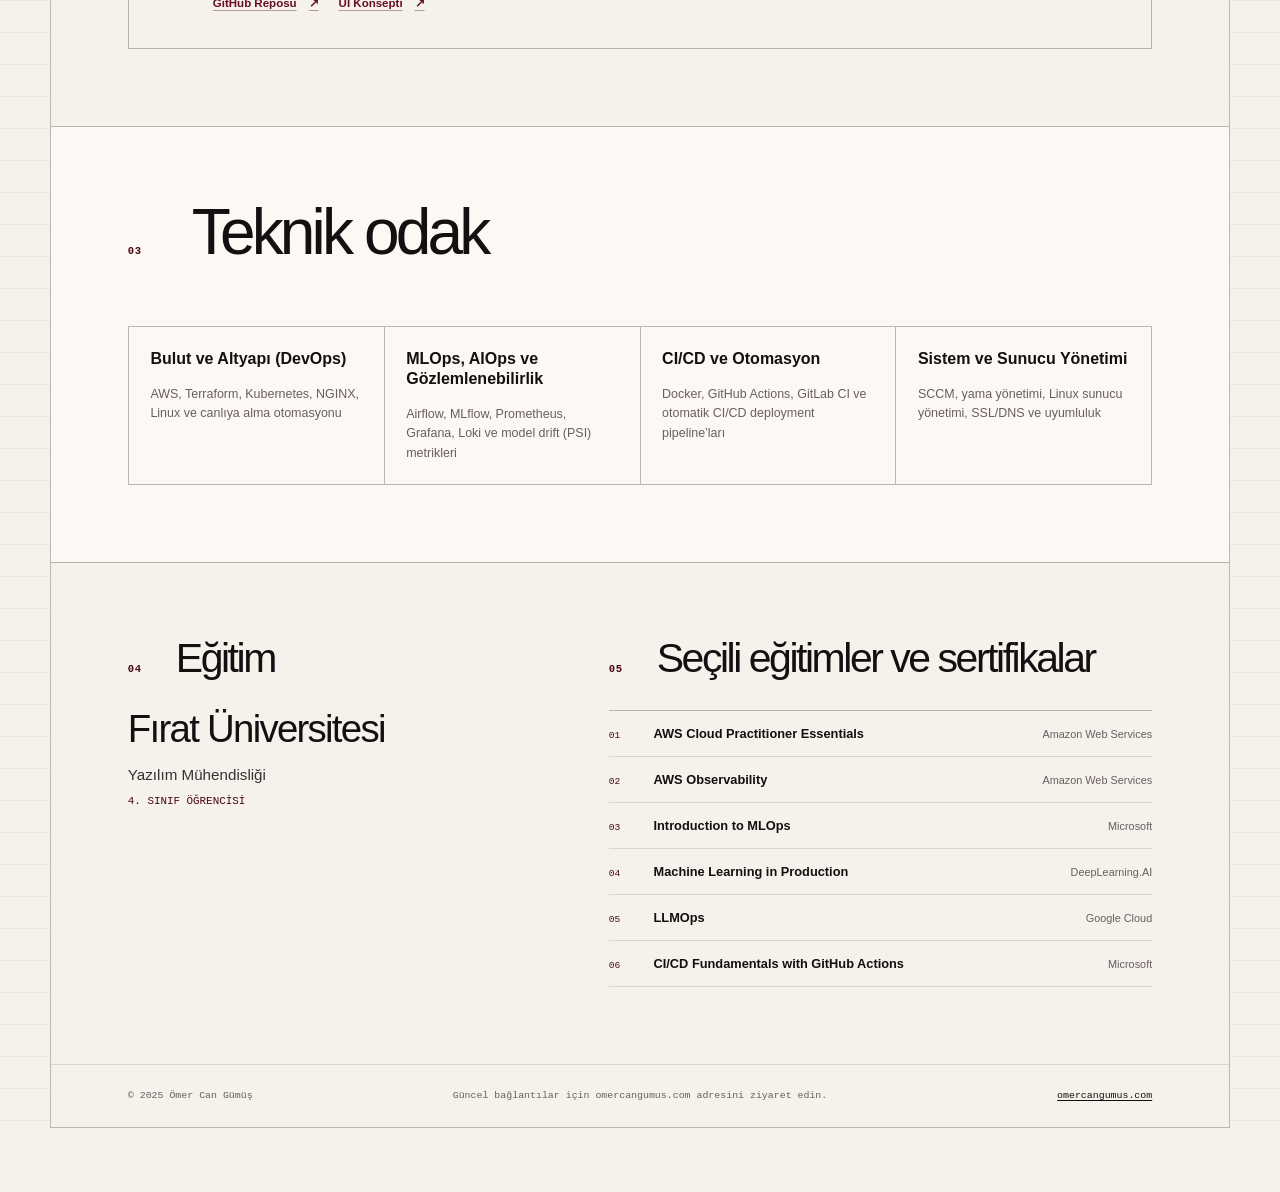
<file: cv.html>
<!DOCTYPE html>
<html lang="tr">
<head>
  <!-- Google tag (gtag.js) -->
  <script>
    (() => {
      if (!['omercangumus.com', 'www.omercangumus.com'].includes(window.location.hostname)) return;
      window.dataLayer = window.dataLayer || [];
      window.gtag = function () { window.dataLayer.push(arguments); };
      window.gtag('js', new Date());
      window.gtag('config', 'G-HGCR3VP6Q9');
      const googleTag = document.createElement('script');
      googleTag.async = true;
      googleTag.src = 'https://www.googletagmanager.com/gtag/js?id=G-HGCR3VP6Q9';
      document.head.appendChild(googleTag);
    })();
  </script>
    <meta charset="utf-8">
    <meta name="viewport" content="width=device-width, initial-scale=1">
    <title>Ömer Can Gümüş | CV — MLOps, AIOps &amp; DevOps</title>
    <meta name="description" content="Türkiye İş Bankası, Beko Corporate ve Gambia Garden deneyimine sahip Yazılım Mühendisliği öğrencisi Ömer Can Gümüş’ün MLOps, AIOps, DevOps, gözlemlenebilirlik ve altyapı otomasyonu odaklı özgeçmişi.">
    <meta name="author" content="Ömer Can Gümüş">
    <meta name="robots" content="index, follow, max-image-preview:large">
    <meta name="theme-color" content="#f5f2eb">
    <link rel="canonical" href="https://omercangumus.com/cv.html">
    <link rel="alternate" hreflang="tr" href="https://omercangumus.com/cv.html">
    <link rel="alternate" hreflang="en" href="https://omercangumus.com/cv.html?lang=en">
    <link rel="alternate" hreflang="x-default" href="https://omercangumus.com/cv.html">

    <meta property="og:type" content="profile">
    <meta property="og:url" content="https://omercangumus.com/cv.html">
    <meta property="og:title" content="Ömer Can Gümüş | CV — MLOps, AIOps &amp; DevOps">
    <meta property="og:description" content="Türkiye İş Bankası, Beko Corporate &amp; Gambia Garden deneyimi; MLOps, AIOps, DevOps, gözlemlenebilirlik ve altyapı otomasyonu odaklı seçili projeler.">
    <meta property="og:image" content="https://omercangumus.com/assets/images/og-card.png">
    <meta property="og:image:width" content="1200">
    <meta property="og:image:height" content="630">
    <meta property="og:image:alt" content="Ömer Can Gümüş — MLOps, AIOps ve DevOps">
    <meta property="og:locale" content="tr_TR">
    <meta property="profile:first_name" content="Ömer Can">
    <meta property="profile:last_name" content="Gümüş">

    <meta name="twitter:card" content="summary_large_image">
    <meta name="twitter:title" content="Ömer Can Gümüş | CV — MLOps, AIOps &amp; DevOps">
    <meta name="twitter:description" content="MLOps, AIOps, DevOps ve sistem altyapısı odaklı özgeçmiş.">
    <meta name="twitter:image" content="https://omercangumus.com/assets/images/og-card.png">

    <link rel="icon" href="assets/icons/favicon.svg" type="image/svg+xml">
    <link rel="apple-touch-icon" href="assets/icons/apple-touch-icon.png">
    <link rel="manifest" href="site.webmanifest">
    <link rel="stylesheet" href="assets/css/cv.css">
    <link rel="stylesheet" href="assets/css/cursor-signal.css">

    <script type="application/ld+json">
    {
      "@context": "https://schema.org",
      "@type": "Person",
      "name": "Ömer Can Gümüş",
      "url": "https://omercangumus.com/",
      "email": "mailto:omercangumus3@gmail.com",
      "jobTitle": "Software Engineering Student focused on MLOps, AIOps and DevOps",
      "affiliation": {
        "@type": "CollegeOrUniversity",
        "name": "Fırat Üniversitesi"
      },
      "sameAs": [
        "https://github.com/omercangumus",
        "https://www.linkedin.com/in/omercangumus/"
      ],
      "knowsAbout": [
        "AIOps",
        "MLOps",
        "Airflow",
        "MLflow",
        "Prometheus",
        "Grafana",
        "Cloud Infrastructure",
        "DevOps",
        "Observability",
        "Infrastructure Automation"
      ]
    }
    </script>
    <script>
    (function(){try{var t=localStorage.getItem("portfolio-theme");if(t==="dark"||t==="light"){document.documentElement.setAttribute("data-theme",t);}else if(window.matchMedia&&window.matchMedia("(prefers-color-scheme: dark)").matches){document.documentElement.setAttribute("data-theme","dark");}}catch(e){}})();
    </script>
    <script type="module" src="assets/js/i18n.js"></script>
    <script type="module" src="assets/js/cursor-signal.js"></script>
</head>
<body data-i18n-page="cv">
    <a class="skip-link" href="#cv-main" data-i18n="cvSkip">Özgeçmiş içeriğine geç</a>

    <header class="cv-toolbar" aria-label="CV araçları" data-i18n-aria="cvToolbarLabel">
        <a class="back-link" href="./">
            <span aria-hidden="true">←</span>
            <span data-i18n="cvBackHome">Portfolyoya dön</span>
        </a>

        <div class="toolbar-actions">
            <button class="theme-toggle" type="button" data-theme-toggle aria-label="CV teması" data-i18n-aria="themeLabel">
                <span class="theme-icon" aria-hidden="true"></span>
            </button>
            <div class="language-switch" role="group" aria-label="CV dili" data-i18n-aria="cvLanguageLabel">
                <button type="button" data-language="tr" aria-pressed="true">TR</button>
                <span aria-hidden="true">/</span>
                <button type="button" data-language="en" aria-pressed="false">EN</button>
            </div>
            <a href="OmerCanGumus.pdf" target="_blank" rel="noopener noreferrer" data-i18n="cvViewPdf">PDF’yi görüntüle</a>
            <a class="download-link" href="OmerCanGumus.pdf" download data-i18n="cvDownloadPdf">PDF’yi indir</a>
        </div>
    </header>

    <main id="cv-main" class="cv-shell">
        <article class="cv-document" aria-labelledby="cv-name">
            <header class="identity">
                <div class="identity-copy">
                    <p class="kicker" data-i18n="cvKicker">ÖZGEÇMİŞ · 2026</p>
                    <h1 id="cv-name">Ömer Can Gümüş</h1>
                    <p class="role" data-i18n="cvRole">MLOps, AIOps ve DevOps odaklı Yazılım Mühendisliği öğrencisi</p>
                    <p class="summary" data-i18n="cvSummary">Fırat Üniversitesi Yazılım Mühendisliği 4. sınıf öğrencisiyim. Beko Corporate (AIOps &amp; Altyapı), Türkiye İş Bankası (AI Engineer Intern) ve Gambia Garden (DevOps Fellow) tecrübelerimi MLOps (Airflow/MLflow), Prometheus/Grafana gözlemlenebilirliği ve altyapı otomasyonu ile geliştiriyorum.</p>
                </div>

                <aside class="identity-aside" aria-labelledby="contact-title">
                    <p class="availability" data-i18n="cvAvailability">MLOps · AIOps · DevOps</p>
                    <p class="contact-title" id="contact-title" data-i18n="cvContactTitle">İletişim ve bağlantılar</p>
                    <address>
                        <a href="mailto:omercangumus3@gmail.com">
                            <span data-i18n="cvEmailLabel">E-posta</span>
                            <strong>omercangumus3@gmail.com</strong>
                        </a>
                        <a href="https://github.com/omercangumus" target="_blank" rel="noopener noreferrer">
                            <span data-i18n="cvGithubLabel">GitHub profili</span>
                            <strong>github.com/omercangumus</strong>
                        </a>
                        <a href="https://www.linkedin.com/in/omercangumus/" target="_blank" rel="noopener noreferrer">
                            <span data-i18n="cvLinkedinLabel">LinkedIn profili</span>
                            <strong>linkedin.com/in/omercangumus</strong>
                        </a>
                    </address>
                </aside>
            </header>

            <section class="cv-section experience" aria-labelledby="experience-title">
                <div class="section-heading">
                    <p>01</p>
                    <h2 id="experience-title" data-i18n="cvExperienceTitle">Deneyim</h2>
                </div>

                <article class="experience-primary">
                    <header class="company-heading">
                        <div class="company-mark" aria-hidden="true">
                            <svg width="20" height="20" viewBox="0 0 24 24" fill="none" stroke="currentColor" stroke-width="2.2" stroke-linecap="round" stroke-linejoin="round">
                                <rect x="2" y="7" width="20" height="14" rx="2" ry="2"></rect>
                                <path d="M16 21V5a2 2 0 0 0-2-2h-4a2 2 0 0 0-2 2v16"></path>
                            </svg>
                        </div>
                        <div>
                            <h3>Ömer Can Gümüş</h3>
                            <p data-i18n="cvBekoGroup">Kariyer &amp; Profesyonel Roller</p>
                        </div>
                    </header>

                    <div class="role-sequence">
                        <section class="role-entry" aria-labelledby="isbank-role">
                            <p class="date" data-i18n="cvIsbankDate">Eylül 2026 — Kasım 2026</p>
                            <h4 id="isbank-role" data-i18n="cvIsbankRole">AI Engineer Intern</h4>
                            <p class="organization" data-i18n="cvIsbankOrg">Türkiye İş Bankası</p>
                            <p class="role-summary" data-i18n="cvIsbankSummary">Yapay zeka sistemleri, MLOps pipeline’ları ve model izleme odaklı staj programı.</p>
                            <ul>
                                <li data-i18n="cvIsbankBullet1">MLflow ve Airflow ile model eğitim, versiyonlama ve izleme (drift tespiti, PSI metrikleri) mimarilerini inceledim.</li>
                                <li data-i18n="cvIsbankBullet2">Yapay zeka ve LLM tabanlı çözümlerin performans değerlendirmelerine katıldım.</li>
                            </ul>
                        </section>

                        <section class="role-entry" aria-labelledby="infra-role">
                            <p class="date" data-i18n="cvInfraDate">Temmuz 2026 — Ağustos 2026</p>
                            <h4 id="infra-role" data-i18n="cvInfraRole">System Infrastructure Intern</h4>
                            <p class="organization" data-i18n="cvInfraOrg">Beko Corporate</p>
                            <p class="role-summary" data-i18n="cvInfraSummary">Kurumsal sistem altyapısı, uyumluluk ve yama yönetimi odaklı staj.</p>
                            <ul>
                                <li data-i18n="cvInfraBullet1">SCCM modernizasyonu ve yama yönetimi süreçleri üzerinde çalıştım.</li>
                                <li data-i18n="cvInfraBullet2">Uyumluluk analizine ve Windows/Linux altyapı operasyonlarına katkı sağladım.</li>
                                <li data-i18n="cvInfraBullet3">Kurumsal DevOps ve altyapı iş akışlarındaki otomasyon fırsatlarını inceledim.</li>
                            </ul>
                        </section>

                        <section class="role-entry" aria-labelledby="gambia-role">
                            <p class="date" data-i18n="cvGambiaDate">Haziran 2026 — Günümüz</p>
                            <h4 id="gambia-role" data-i18n="cvGambiaRole">System Infrastructure &amp; DevOps Fellow</h4>
                            <p class="organization" data-i18n="cvGambiaOrg">Gambia Garden</p>
                            <p class="role-summary" data-i18n="cvGambiaSummary">Dijital platform altyapısı, canlıya alma (deployment) ve DevOps operasyonları.</p>
                            <ul>
                                <li data-i18n="cvGambiaBullet1">Web platformunu ve sunucu altyapısını production ortamında canlıya aldım ve yüksek kullanılabilirlik sağladım.</li>
                                <li data-i18n="cvGambiaBullet2">Docker, NGINX, SSL/DNS yapılandırması ve CI/CD otomasyonları ile güvenilir dağıtım süreçleri oluşturdum.</li>
                            </ul>
                        </section>

                        <section class="role-entry" aria-labelledby="aiops-role">
                            <p class="date" data-i18n="cvAiopsDate">Aralık 2025 — Temmuz 2026</p>
                            <h4 id="aiops-role" data-i18n="cvAiopsRole">AIOps Engineer — PREP Program</h4>
                            <p class="organization" data-i18n="cvAiopsOrg">Beko Corporate</p>
                            <p class="role-summary" data-i18n="cvAiopsSummary">Konteyner logları, olay inceleme ve gözlemlenebilirlik odaklı kurumsal gelişim programı.</p>
                            <ul>
                                <li data-i18n="cvAiopsBullet1">Docker tabanlı uygulama loglarını inceledim.</li>
                                <li data-i18n="cvAiopsBullet2">Olay ve kök neden analizlerine ve anomali örüntüsü değerlendirmelerine katıldım.</li>
                                <li data-i18n="cvAiopsBullet3">DevOps ekipleriyle izleme ve gözlemlenebilirlik akışlarını inceledim.</li>
                            </ul>
                        </section>
                    </div>
                </article>

                <section class="secondary-experience" aria-labelledby="secondary-title">
                    <h3 id="secondary-title" data-i18n="cvSecondaryTitle">Diğer deneyimler</h3>
                    <div class="secondary-list">
                        <article>
                            <p class="date" data-i18n="cvHabitatDate">Aralık 2025 — Günümüz</p>
                            <div>
                                <h4 data-i18n="cvHabitatRole">Gönüllü Eğitmen</h4>
                                <p class="organization" data-i18n="cvHabitatOrg">Habitat Derneği</p>
                            </div>
                            <p data-i18n="cvHabitatSummary">Finansal okuryazarlık ve dijital yetkinlikler üzerine gönüllü eğitimler veriyorum.</p>
                        </article>
                        <article>
                            <p class="date" data-i18n="cvQnbDate">Ağustos 2025</p>
                            <div>
                                <h4 data-i18n="cvQnbRole">QNB 101 Programı</h4>
                                <p class="organization" data-i18n="cvQnbOrg">QNB Türkiye</p>
                            </div>
                            <p data-i18n="cvQnbSummary">Bankacılık teknolojileri, fintech ve dijital dönüşüm odaklı eğitim programı.</p>
                        </article>
                        <article>
                            <p class="date" data-i18n="cvElmarDate">Ekim 2024</p>
                            <div>
                                <h4 data-i18n="cvElmarRole">Yazılım Geliştirme Deneyimi</h4>
                                <p class="organization" data-i18n="cvElmarOrg">Elmar Yazılım</p>
                            </div>
                            <p data-i18n="cvElmarSummary">Yazılım geliştirme ve test süreçlerine odaklanan kısa süreli çalışma.</p>
                        </article>
                    </div>
                </section>
            </section>

            <section class="cv-section projects" aria-labelledby="projects-title">
                <div class="section-heading">
                    <p>02</p>
                    <h2 id="projects-title" data-i18n="cvProjectsTitle">Seçili projeler</h2>
                </div>

                <div class="project-list">
                    <article class="project-item project-featured">
                        <div class="project-index" aria-hidden="true">A</div>
                        <div class="project-copy">
                            <p class="project-meta" data-i18n="cvGhostMeta">Next.js · FinOps · AWS maliyet analizi</p>
                            <h3>GhostCost</h3>
                            <p data-i18n="cvGhostSummary">AWS harcama sinyallerini, kaynak bazlı israf önerilerini ve maliyet sıçramalarını tek akışta görünür kılan FinOps/AIOps platformu.</p>
                            <p class="project-result" data-i18n="cvGhostResult">Açıkça işaretlenmiş örnek AWS verileriyle kaynak önerilerini ve 21 günlük medyan tabanını gösteriyor.</p>
                            <a class="project-link" href="https://ghostcost.com/" target="_blank" rel="noopener noreferrer" aria-label="GhostCost.com" data-i18n-aria="cvGhostLinkLabel">
                                <span data-i18n="ghostSite">GhostCost.com</span><span aria-hidden="true">↗</span>
                            </a>
                        </div>
                    </article>

                    <article class="project-item">
                        <div class="project-index" aria-hidden="true">B</div>
                        <div class="project-copy">
                            <p class="project-meta" data-i18n="cvCosmicMeta">Python · DSP · Isolation Forest · LSTM</p>
                            <h3 data-i18n="cvCosmicTitle">Cosmic Pipeline</h3>
                            <p data-i18n="cvCosmicSummary">Uydu telemetrisindeki farklı bozulma türlerini katmanlı tespit ve kontrollü onarımla işleyen açık kaynak pipeline.</p>
                            <p class="project-result" data-i18n="cvCosmicResult">Depoda 17 test dosyası bulunuyor; incelenen son GitHub Actions çalışması başarılı.</p>
                            <a class="project-link" href="https://github.com/omercangumus/-cosmic-pipeline" target="_blank" rel="noopener noreferrer" aria-label="Cosmic Pipeline GitHub deposunu aç" data-i18n-aria="cvCosmicLinkLabel">
                                <span data-i18n="cvProjectLink">GitHub Reposu</span><span aria-hidden="true">↗</span>
                            </a>
                        </div>
                    </article>

                    <article class="project-item">
                        <div class="project-index" aria-hidden="true">C</div>
                        <div class="project-copy">
                            <p class="project-meta" data-i18n="cvReliabilityMeta">FastAPI · Prometheus · Kubernetes · Terraform</p>
                            <h3 data-i18n="cvReliabilityTitle">Cloud-Native Reliability Platform</h3>
                            <p data-i18n="cvReliabilitySummary">Telemetriyi SLO değerlendirmesi, anomali tespiti, veri kayması izleme ve geri alınabilir iyileştirme komutlarına bağlayan AIOps/SRE mimari prototipi.</p>
                            <p class="project-result" data-i18n="cvReliabilityResult">Redis, Prometheus, Docker, Kubernetes ve Terraform/AWS katmanlarını içeriyor; iyileştirme akışı simüle ediliyor.</p>
                            <a class="project-link" href="https://github.com/omercangumus/cloud-native-reliability-platform" target="_blank" rel="noopener noreferrer" aria-label="Cloud-Native Reliability Platform GitHub deposunu aç" data-i18n-aria="cvReliabilityLinkLabel">
                                <span data-i18n="cvProjectLink">GitHub Reposu</span><span aria-hidden="true">↗</span>
                            </a>
                        </div>
                    </article>

                    <article class="project-item">
                        <div class="project-index" aria-hidden="true">D</div>
                        <div class="project-copy">
                            <p class="project-meta" data-i18n="cvAegisMeta">FastAPI · Isolation Forest · SQLite · Docker</p>
                            <h3>AegisOps</h3>
                            <p data-i18n="cvAegisSummary">Sıcaklık, basınç, titreşim ve devir telemetrisini kural katmanı ile Isolation Forest üzerinden işleyip olay kaydına dönüştüren kestirimci bakım MVP’si.</p>
                            <p class="project-result" data-i18n="cvAegisResult">FastAPI arka uç ve ayrı bir canlı UI konsepti bulunuyor; UI işlevsel ürün değil, görsel prototip.</p>
                            <div class="project-links">
                                <a class="project-link" href="https://github.com/omercangumus/-AegisOps" target="_blank" rel="noopener noreferrer" aria-label="AegisOps GitHub deposunu aç" data-i18n-aria="cvAegisRepoLabel">
                                    <span data-i18n="cvProjectLink">GitHub Reposu</span><span aria-hidden="true">↗</span>
                                </a>
                                <a class="project-link" href="https://omercangumus.github.io/aegisops-ui-concept/" target="_blank" rel="noopener noreferrer" aria-label="AegisOps UI konseptini aç" data-i18n-aria="cvAegisDemoLabel">
                                    <span data-i18n="aegisDemo">UI Konsepti</span><span aria-hidden="true">↗</span>
                                </a>
                            </div>
                        </div>
                    </article>
                </div>
            </section>

            <section class="cv-section practice" aria-labelledby="practice-title">
                <div class="section-heading">
                    <p>03</p>
                    <h2 id="practice-title" data-i18n="cvPracticeTitle">Teknik odak</h2>
                </div>

                <div class="practice-list">
                    <article>
                        <h3 data-i18n="cvPracticeCloud">Bulut ve Altyapı (DevOps)</h3>
                        <p data-i18n="cvPracticeCloudDesc">AWS, Terraform, Kubernetes, NGINX, Linux ve canlıya alma otomasyonu</p>
                    </article>
                    <article>
                        <h3 data-i18n="cvPracticeAIOps">MLOps, AIOps ve Gözlemlenebilirlik</h3>
                        <p data-i18n="cvPracticeAIOpsDesc">Airflow, MLflow, Prometheus, Grafana, Loki ve model drift (PSI) metrikleri</p>
                    </article>
                    <article>
                        <h3 data-i18n="cvPracticeDelivery">CI/CD ve Otomasyon</h3>
                        <p data-i18n="cvPracticeDeliveryDesc">Docker, GitHub Actions, GitLab CI ve otomatik CI/CD deployment pipeline’ları</p>
                    </article>
                    <article>
                        <h3 data-i18n="cvPracticeEnterprise">Sistem ve Sunucu Yönetimi</h3>
                        <p data-i18n="cvPracticeEnterpriseDesc">SCCM, yama yönetimi, Linux sunucu yönetimi, SSL/DNS ve uyumluluk</p>
                    </article>
                </div>
            </section>

            <section class="cv-section background" aria-labelledby="education-title">
                <div class="education-block">
                    <div class="section-heading compact">
                        <p>04</p>
                        <h2 id="education-title" data-i18n="cvEducationTitle">Eğitim</h2>
                    </div>
                    <h3 data-i18n="cvEducationSchool">Fırat Üniversitesi</h3>
                    <p class="education-degree" data-i18n="cvEducationDegree">Yazılım Mühendisliği</p>
                    <p class="education-status" data-i18n="cvEducationStatus">4. sınıf öğrencisi</p>
                </div>

                <section class="certificate-block" aria-labelledby="certificate-title">
                    <div class="section-heading compact">
                        <p>05</p>
                        <h2 id="certificate-title" data-i18n="cvCertTitle">Seçili eğitimler ve sertifikalar</h2>
                    </div>
                    <ol>
                        <li><span>01</span><strong data-i18n="cvCert1">AWS Cloud Practitioner Essentials</strong><small>Amazon Web Services</small></li>
                        <li><span>02</span><strong data-i18n="cvCert2">AWS Observability</strong><small>Amazon Web Services</small></li>
                        <li><span>03</span><strong data-i18n="cvCert3">Introduction to MLOps</strong><small>Microsoft</small></li>
                        <li><span>04</span><strong data-i18n="cvCert4">Machine Learning in Production</strong><small>DeepLearning.AI</small></li>
                        <li><span>05</span><strong data-i18n="cvCert5">LLMOps</strong><small>Google Cloud</small></li>
                        <li><span>06</span><strong data-i18n="cvCert6">CI/CD Fundamentals with GitHub Actions</strong><small>Microsoft</small></li>
                    </ol>
                </section>
            </section>

            <footer class="cv-footer">
                <p data-i18n="cvFooter">© 2025 Ömer Can Gümüş</p>
                <p class="print-note" data-i18n="cvPrintNote">Güncel bağlantılar için omercangumus.com adresini ziyaret edin.</p>
                <a href="https://omercangumus.com/">omercangumus.com</a>
            </footer>
        </article>
    </main>
</body>
</html>
</file>
<file: styles.css>
@font-face{font-family:Portfolio Sans;src:url('/assets/sans-regular.woff') format('woff');font-style:normal;font-weight:400 500;font-display:swap}
@font-face{font-family:Portfolio Sans;src:url('/assets/sans-bold.woff') format('woff');font-style:normal;font-weight:600 900;font-display:swap}
@font-face{font-family:Portfolio Serif;src:url('/assets/serif-italic.woff') format('woff');font-style:italic;font-weight:400;font-display:swap}
@font-face{font-family:Portfolio Mono;src:url('/assets/mono.woff') format('woff');font-style:normal;font-weight:400;font-display:swap}
:root{--bg:#131916;--bg-soft:#1a231d;--white:#f4f5ed;--muted:#a6aea7;--mint:#c0e7ae;--mint-dark:#80a976;--line:#344038;--paper:#f3f3ed;--ink:#1c2920;--paper-muted:#697066;--paper-line:#d9ddd1;--sans:'Portfolio Sans',Arial,sans-serif;--serif:'Portfolio Serif',Georgia,serif;--mono:'Portfolio Mono',monospace;--radius:8px}
*,*::before,*::after{box-sizing:border-box}
html{scroll-behavior:smooth;scroll-padding-top:100px}
body{margin:0;background:var(--bg);color:var(--white);font-family:var(--sans);font-size:16px;line-height:1.55;-webkit-font-smoothing:antialiased}
body.modal-open{overflow:hidden}
button,a{-webkit-tap-highlight-color:transparent}
a{color:inherit;text-decoration:none}
button{font:inherit;cursor:pointer;color:inherit}
button:disabled{cursor:default}
button,input,a{touch-action:manipulation}
a:focus-visible,button:focus-visible,dialog:focus-visible{outline:2px solid #89be70;outline-offset:5px}
::selection{background:var(--mint);color:var(--bg)}
svg{display:block}
.icon-library{position:absolute;width:0;height:0;overflow:hidden;pointer-events:none}
.icon{width:21px;height:21px;fill:none;stroke:currentColor;stroke-width:1.6;stroke-linecap:round;stroke-linejoin:round;flex-shrink:0}
.icon.small{width:12px;height:12px}
.container{width:min(1280px,calc(100% - 112px));margin-inline:auto}
.mono,.eyebrow{font-family:var(--mono);font-weight:400}
.eyebrow{font-size:11px;letter-spacing:1.6px;display:flex;gap:15px;align-items:center;margin:0}
.section-number{opacity:.48;white-space:nowrap}
.section-top{display:flex;justify-content:space-between;align-items:center;gap:24px;margin-bottom:32px}
.section-aside{font-size:10px;letter-spacing:1px;color:var(--muted)}
.tiny-line{width:22px;height:1px;background:var(--mint)}
h1,h2,h3,h4,p{margin:0}
h1,h2,h3,h4{font-weight:500;line-height:1.12}
h2{font-size:clamp(36px,4.1vw,57px);letter-spacing:-2px;line-height:1.09}
h2 em{font-family:var(--serif);font-weight:400;letter-spacing:-1.2px}
.skip-link{position:fixed;top:-100px;left:20px;z-index:100;padding:12px 20px;background:var(--mint);color:var(--ink);border-radius:4px}
.skip-link:focus{top:12px}
.js-control{display:none}
.has-js .js-control{display:flex}
.header{position:sticky;top:0;z-index:30;background:rgba(19,25,22,.96);border-bottom:1px solid rgba(255,255,255,.07);backdrop-filter:blur(16px)}
.header-inner{min-height:94px;display:flex;align-items:center;justify-content:space-between;gap:30px}
.brand{display:flex;align-items:center;gap:16px;flex-shrink:0}
.brand-mark{font-size:36px;letter-spacing:-3px;font-weight:700;line-height:1}
.brand-mark span{letter-spacing:-2px}.brand-mark b{color:var(--mint)}
.brand-name{font-size:13px;line-height:1.4}.brand-name>span{display:block;font-size:9px;letter-spacing:.7px;color:var(--muted);margin-top:4px}
.nav{display:flex;align-items:center;gap:29px;font-size:13px}
.nav>a{color:#c7ccc7;position:relative;transition:color .18s}
.nav>a:hover,.nav>a.active{color:var(--mint)}
.nav>a.active::after{content:'';width:4px;height:4px;border-radius:50%;background:var(--mint);position:absolute;bottom:-12px;left:50%}
.nav .nav-contact{color:var(--white);display:flex;align-items:center;gap:10px;margin-left:7px}
.nav-contact .icon{width:15px;height:15px}
.header-actions{display:flex;align-items:center;gap:16px}
.language-switch{gap:5px;align-items:center;font-size:10px;letter-spacing:.5px;font-family:var(--mono)}
.language-switch button{padding:8px 4px;border:0;background:none;color:#88968b;min-height:32px}
.language-switch button[aria-pressed=true]{color:var(--mint)}
.language-switch>span{color:#47524b}
.header-actions .menu-toggle{display:none;align-items:center;justify-content:center;width:42px;height:42px;background:none;border:1px solid var(--line);border-radius:5px}
.hero{min-height:653px;display:grid;grid-template-columns:1.12fr 1fr;align-items:center;gap:50px;padding-top:65px;padding-bottom:70px}
.availability{display:inline-flex;align-items:center;gap:9px;border:1px solid #3f5042;padding:6px 11px;border-radius:30px;font-size:11px;letter-spacing:.15px;background:#202b23;color:#cee0c8}
.status-dot{display:inline-block;width:6px;height:6px;background:var(--mint);border-radius:50%;flex-shrink:0;box-shadow:0 0 0 3px rgba(192,231,174,.07)}
.hero-eyebrow{margin-top:35px;margin-bottom:19px;color:#aebcae;font-size:10px;letter-spacing:1.4px}
h1{font-size:clamp(49px,5.2vw,74px);letter-spacing:-3.6px;line-height:1.03;font-weight:500;white-space:nowrap}
h1 em{color:var(--mint);font-family:var(--serif);font-weight:400;letter-spacing:-2.4px}
.hero-description{font-size:15px;line-height:1.85;color:#abb5ab;max-width:440px;margin-top:25px}
.hero-buttons{display:flex;flex-wrap:wrap;align-items:center;gap:12px;margin-top:31px}
.button{display:inline-flex;align-items:center;justify-content:center;gap:22px;min-height:47px;padding:12px 21px;border-radius:5px;font-size:13px;font-weight:500;transition:background .2s,transform .2s,border-color .2s;border:1px solid transparent}
.button:hover{transform:translateY(-2px)}
.button .icon{width:17px;height:17px}
.button-mint{background:var(--mint);color:var(--bg)}
.button-mint:hover{background:#d2f0c4}
.button-outline{background:transparent;color:var(--white);border-color:#475348}
.button-outline:hover{border-color:var(--mint);background:#233025}
.hero-socials{display:flex;align-items:center;gap:20px;margin-top:29px;font-size:11px;color:#b9c1b8;flex-wrap:wrap}
.hero-socials a{display:inline-flex;align-items:center;gap:7px}.hero-socials a:hover{color:var(--mint)}
.hero-socials .icon{width:14px;height:14px}.hero-socials .small{width:10px;height:10px}
.hero-location{font-size:10px;color:#7e8b80;border-left:1px solid var(--line);padding-left:17px}
.hero-visual{position:relative;min-width:0;padding:20px 0 25px}
.hero-visual::before{content:'';position:absolute;inset:-10px -16px;background-image:linear-gradient(#28342b 1px,transparent 1px),linear-gradient(90deg,#28342b 1px,transparent 1px);background-size:37px 37px;opacity:.4;mask-image:linear-gradient(90deg,transparent,#000 20%,#000 80%,transparent);z-index:-1;transform:rotate(-3deg)}
.visual-coordinate{font-size:9px;letter-spacing:1px;color:#7c8b7e;margin-bottom:19px;margin-left:12px}
.architecture-board{position:relative;border:1px solid #465248;border-radius:9px;background:#1b241e;box-shadow:0 20px 60px #080e0a66;transform:rotate(-2deg);margin-right:10px}
.board-header{display:flex;align-items:center;justify-content:space-between;height:43px;padding:0 18px;border-bottom:1px solid #354339;color:#8c9a8e;font-size:10px}
.board-header>.icon{width:13px;height:13px}
.window-dots{display:flex;gap:5px}.window-dots i{width:5px;height:5px;background:#526055;border-radius:50%}.window-dots i:first-child{background:#8b9b87}
.board-body{padding:22px 24px 18px}
.board-heading{display:flex;justify-content:space-between;align-items:center;gap:10px;font-size:9px;letter-spacing:.7px;color:#a3b59f}
.board-tag{font-family:var(--mono);font-size:10px;border:1px solid #405640;border-radius:3px;padding:2px 6px;background:#29392a;color:var(--mint)}
.code-snippet{margin-top:17px;font-size:11px;line-height:1.95;color:#bac2b9}.code-comment{color:#6f8473}.code-key{color:#bfbd8c}.code-string{color:#c0e7ae}.code-value{color:#9ec2cb}
.architecture-flow{display:flex;align-items:flex-start;justify-content:space-between;margin-top:24px;padding-top:20px;border-top:1px dashed #3b4a3d;gap:0}
.flow-step{text-align:center;flex:0 0 62px;display:flex;align-items:center;flex-direction:column;font-size:10px;gap:6px;color:#dce3d8}.flow-step small{font-size:8px;color:#7c8f80;font-family:var(--mono)}
.flow-icon{display:flex;align-items:center;justify-content:center;width:42px;height:42px;border:1px solid #52694f;border-radius:8px;background:#27382a;color:var(--mint)}
.flow-icon .icon{width:22px;height:22px}
.flow-connector{height:1px;flex:1;background:#52694f;margin-top:21px;position:relative}.flow-connector:after{content:'';position:absolute;right:0;top:-3px;border-left:4px solid #7f9d76;border-top:3px solid transparent;border-bottom:3px solid transparent}
.flow-connector i{display:block;width:4px;height:4px;border-radius:50%;background:#b6d9aa;position:absolute;top:-1.5px;left:40%}
.observe-loop{margin-top:14px;display:flex;align-items:center;gap:8px;color:#7f9b7c}.observe-loop .icon{width:13px;height:13px}.observe-loop .mono{font-size:7px;letter-spacing:.5px;white-space:nowrap}.loop-line{height:10px;flex:1;border-bottom:1px dashed #465d45;border-left:1px dashed #465d45;transform:translateY(-4px)}.loop-line:last-child{border-left:0;border-right:1px dashed #465d45}
.board-footer{display:flex;align-items:center;justify-content:space-between;padding:11px 17px;border-top:1px solid #354339;font-size:8px;color:#9daf97;letter-spacing:.2px}.board-footer>span:first-child{display:flex;gap:8px;align-items:center}.board-footer .status-dot{width:4px;height:4px;box-shadow:none}
.floating-note{position:absolute;right:-13px;bottom:44px;display:flex;align-items:center;gap:12px;background:#c0d3b6;color:#233525;padding:14px 21px;border-radius:6px;transform:rotate(3deg);box-shadow:0 10px 30px #0a150c55;max-width:95%}
.note-icon{display:grid;place-items:center;width:33px;height:33px;border:1px solid #92ae85;border-radius:50%}.note-icon .icon{width:18px;height:18px}.floating-note b{display:block;font-weight:500;font-size:12px}.floating-note small{display:block;font-size:10px;color:#4d6749;margin-top:3px}
.visual-caption{display:flex;justify-content:space-between;color:#657d69;font-size:8px;letter-spacing:1.5px;margin-top:27px;padding-inline:14px}
.highlights{display:grid;grid-template-columns:repeat(3,1fr);gap:25px;padding-block:25px 33px;border-top:1px solid var(--line)}
.highlights>div{display:flex;gap:15px;align-items:center;padding:3px 0}.highlights>div+div{border-left:1px solid var(--line);padding-left:33px}
.highlight-icon{color:#9dae95}.highlight-icon .icon{width:24px;height:24px}.highlights b{display:block;font-size:14px;line-height:1.4;font-weight:500}.highlights small{display:block;font-size:10px;color:#859584;line-height:1.5;margin-top:3px}.award-mark{color:#b6cc8c;font-size:38px;line-height:1}
.light-section{background:var(--paper);color:var(--ink)}
.projects{padding-block:80px 36px}
.projects .section-top{margin-bottom:27px}.projects .section-aside{color:#7b8476}
.section-heading{display:flex;justify-content:space-between;gap:50px;align-items:flex-end}.section-heading>p{max-width:320px;font-size:14px;line-height:1.8;color:var(--paper-muted);padding-bottom:4px}
.projects h2 em{color:#6c795e}
.project-toolbar{margin-top:35px;margin-bottom:23px;justify-content:space-between;align-items:center;gap:12px}
.project-filters{display:flex;align-items:center;gap:7px;flex-wrap:wrap}.project-filters button{background:none;border:1px solid var(--paper-line);font-size:10px;min-height:34px;padding:7px 14px;border-radius:30px;transition:background .2s,color .2s,border-color .2s}.project-filters button[aria-pressed=true]{background:var(--ink);color:var(--paper);border-color:var(--ink)}.project-filters button:hover{border-color:#849478}.project-count{color:#818878;font-size:10px;white-space:nowrap}
.project-grid{display:grid;grid-template-columns:repeat(2,minmax(0,1fr));gap:26px;margin-top:24px}
.project-card{min-width:0;background:#fafbf7;border:1px solid #dce0d5;border-radius:7px;overflow:hidden;transition:box-shadow .2s,transform .2s}
.project-card[hidden]{display:none}
.project-card:hover{box-shadow:0 8px 25px #293a2510;transform:translateY(-3px)}
.project-art{height:251px;position:relative;overflow:hidden;border-bottom:1px solid #dce0d5}
.art-label,.art-index{position:absolute;z-index:1;font-size:8px;letter-spacing:1px}.art-label{left:23px;top:18px}.art-index{left:23px;bottom:17px;opacity:.6}.art-badge{position:absolute;right:21px;bottom:18px;font-size:12px;letter-spacing:-.2px;color:#cee0c7}
.star-art{background:#1d2c24;color:#8da78e}.star-art:before{content:'';position:absolute;inset:0;background-image:radial-gradient(#697c6a 1px,transparent 1px);background-size:24px 24px;opacity:.22}
.orbit-art{width:100%;height:100%}
.oracle-art{background:#e7e6dc;color:#777966}
.plan-tree{position:absolute;top:62px;left:50%;transform:translateX(-50%);width:300px;font-size:10px;color:#4e584b;line-height:1.6}
.plan-tree>div{border:1px solid #c8ccbd;border-radius:3px;padding:8px 10px;background:#f3f3e9;position:relative;white-space:nowrap}.plan-tree span{font-size:8px;color:#939b84;margin-right:10px}.plan-root{width:225px}.plan-child{margin-top:10px;margin-left:22px;width:220px}.plan-child:before{content:'';position:absolute;top:-25px;left:-12px;border-bottom:1px solid #a6b096;border-left:1px solid #a6b096;width:11px;height:43px}.plan-child b{color:#7e8e61;float:right;font-weight:400}.plan-leaf{margin-left:44px;width:242px;font-size:9px}.plan-leaf i{float:right;width:5px;height:5px;border-radius:50%;background:#b39e62;margin-top:4px}.plan-tree .second-leaf{font-size:8px;width:217px;padding-block:5px;background:transparent;border-color:transparent}.art-note{position:absolute;right:22px;bottom:15px;font-size:9px;letter-spacing:.1px;color:#757d69}
.reliability-art{background:#dce5df;color:#667f71;background-image:linear-gradient(#ced9d155 1px,transparent 1px),linear-gradient(90deg,#ced9d155 1px,transparent 1px);background-size:24px 24px}
.cluster-visual{position:absolute;inset:49px 45px 37px;display:flex;align-items:center;flex-direction:column}
.cluster-node{z-index:1;display:flex;align-items:center;gap:9px;padding:9px 16px;border:1px solid #92ac99;background:#eaf0e9;border-radius:5px;font-size:10px;font-family:var(--mono)}.cluster-node>.icon{width:20px;height:20px}.cluster-line{height:79px;position:absolute;left:50%;width:1px;background:#91aa95;top:32px}
.cluster-pods{display:flex;justify-content:center;gap:12px;margin-top:24px;position:relative}.cluster-pods:before{content:'';position:absolute;top:-11px;left:12px;right:12px;height:1px;background:#91aa95}.cluster-pods i{display:block;position:relative;width:24px;height:25px;background:#9cb59c;border:1px solid #718e76;border-radius:4px}.cluster-pods i:before{content:'';position:absolute;top:-12px;left:50%;height:11px;width:1px;background:#91aa95}.cluster-pods i:nth-child(3){background:#d1bd83;border-color:#ac9864}
.metric-line{margin-top:15px;position:relative;width:100%;max-width:270px;color:#5d8061;line-height:1}.metric-line svg{width:100%;height:36px}.metric-line span{font-size:7px;letter-spacing:1px;display:block;text-align:center;color:#708374}
.cost-art{background:#e9e1d1;color:#827354}
.cost-visual{position:absolute;top:54px;left:50%;transform:translateX(-50%);width:290px;height:160px}
.cost-bar-group{height:124px;display:flex;align-items:flex-end;gap:22px;justify-content:center;border-bottom:1px solid #c7bba3;padding-bottom:15px}.cost-bar{width:31px;height:var(--bar-height);background:#8c9272;position:relative;border-radius:3px 3px 0 0}.cost-bar:before{content:'';position:absolute;inset:0 0 62% 0;background:repeating-linear-gradient(-45deg,#b09e7b,#b09e7b 2px,transparent 2px,transparent 5px);border-radius:3px 3px 0 0;opacity:.8}.cost-bar:nth-child(2){background:#9fa180}.cost-bar:nth-child(3){background:#b6b695}.cost-bar:nth-child(4){background:#c3c0a0}.cost-bar>span{font-family:var(--mono);position:absolute;bottom:-13px;left:50%;transform:translateX(-50%);font-size:7px;color:#887c64}
.cost-insight{display:flex;align-items:center;justify-content:center;gap:8px;font-size:9px;color:#6c7155;margin-top:18px}.cost-insight .icon{width:13px;height:13px}
.project-content{padding:23px 24px 22px}.project-meta{font-size:9px;color:#7c8574;display:flex;justify-content:space-between;gap:12px;margin-bottom:12px;letter-spacing:.2px}.project-meta>.mono{color:#a3ab99;font-size:8px}.project-content h3{font-size:24px;letter-spacing:-.65px;margin-bottom:11px}.project-content>p{font-size:13px;line-height:1.8;color:#6d7667;max-width:440px;min-height:70px}.project-bottom{display:flex;align-items:center;justify-content:space-between;gap:10px;margin-top:23px}.tags{display:flex;gap:6px;flex-wrap:wrap}.tags>span{font-family:var(--mono);font-size:8px;border:1px solid #dce1d3;color:#66765c;background:#f2f5ec;border-radius:4px;padding:4px 7px;white-space:nowrap}.round-button{border:1px solid #d4dac9;border-radius:50%;height:36px;width:36px;background:transparent;display:inline-flex;align-items:center;justify-content:center;flex-shrink:0;transition:background .2s,border-color .2s}.round-button .icon{width:17px;height:17px}.round-button:hover{background:var(--ink);color:var(--mint);border-color:var(--ink)}
.projects-footer{display:flex;justify-content:center;align-items:center;gap:10px;font-size:10px;color:#7b8371;padding-top:30px}.text-link{display:inline-flex;align-items:center;gap:7px;font-size:11px}.text-link>.icon{width:14px;height:14px}.text-link:hover{color:#86a16e}.projects-footer .text-link{color:#465d35;font-size:10px}
.about{padding-block:84px 75px}.about .section-top{margin-bottom:37px}.about-grid{display:grid;grid-template-columns:1fr 1fr;gap:80px}.about h2{font-size:clamp(40px,4.7vw,65px);line-height:1.1;letter-spacing:-2px}.about h2 em{color:var(--mint)}.about-signature{margin-top:31px;font-size:14px}.about-signature>span{display:block;font-size:8px;letter-spacing:.8px;color:#859381;margin-top:6px}.about-copy{padding-top:2px}.about-copy>.about-lead{font-size:24px;line-height:1.4;letter-spacing:-.4px;color:#d8e1d3;margin-bottom:20px}.about-copy>p{font-size:13px;line-height:1.95;color:#9eae9c;margin-top:12px}.availability-note{display:flex;align-items:flex-start;gap:12px;border-top:1px solid var(--line);padding-top:21px;margin-top:26px}.availability-note>.status-dot{margin-top:6px}.availability-note>p{color:#b8c5ae;font-size:11px;line-height:1.8;max-width:355px}
.stack-section{margin-top:61px;border-top:1px solid var(--line);padding-top:28px}.stack-heading{display:flex;align-items:center;justify-content:space-between;gap:20px;margin-bottom:28px}.stack-heading h3{font-size:16px}.stack-heading>span{font-size:8px;color:#7c8f79;letter-spacing:.8px}.stack-grid{display:grid;grid-template-columns:repeat(3,1fr);gap:30px}.stack-group+.stack-group{border-left:1px solid var(--line);padding-left:30px}.stack-index{font-size:9px;color:#8eaa80;display:block;margin-bottom:13px}.stack-group h4{font-size:13px;line-height:1.4;margin-bottom:10px}.stack-group p{font-size:11px;line-height:2.1;color:#99a794}.stack-group p span{color:#52644d;padding:0 4px}
.experience{background:#1b251d;border-block:1px solid #2a372d;padding-block:70px 36px}.experience .section-top{margin-bottom:40px}.experience .section-top .text-link{color:#9caf91;font-size:9px}.experience-grid{display:grid;grid-template-columns:.9fr 1.1fr;gap:90px}.experience h2{font-size:clamp(35px,3.8vw,53px)}.experience h2 em{color:#b4cba4}.experience-intro>p{font-size:13px;line-height:1.8;color:#96a58e;max-width:270px;margin-top:23px}.small-award{display:flex;align-items:center;gap:18px;margin-top:40px;border-top:1px solid #3b4a38;padding-top:25px;max-width:270px}.small-award>span{font-size:48px;color:#bdca8b;line-height:1}.small-award b{font-size:12px;font-weight:500}.small-award p{font-size:9px;color:#9ead93;margin-top:4px}.small-award small{font-size:8px;color:#6e8264}
.timeline{border-left:1px solid #43543e;padding-left:25px}.timeline-item{padding-bottom:29px;position:relative}.timeline-item+.timeline-item{padding-top:5px}.timeline-item:last-child{padding-bottom:0}.timeline-dot{position:absolute;left:-29px;top:5px;width:7px;height:7px;background:#a9c696;border:1px solid #1b251d;border-radius:50%;box-shadow:0 0 0 5px #1b251d}.timeline-item+.timeline-item .timeline-dot{top:10px}.timeline-head{display:flex;align-items:center;justify-content:space-between;gap:15px;margin-bottom:6px}.timeline-head h3{font-size:17px}.timeline-head>.mono{font-size:7px;color:#9aad90;white-space:nowrap}.timeline-item h4{font-size:11px;color:#b1c2a5;line-height:1.5;margin-bottom:10px}.timeline-item p{font-size:11px;line-height:1.8;color:#94a68c;max-width:420px}.timeline-program{display:inline-block;font-size:8px;letter-spacing:.3px;border:1px solid #3f5237;color:#91a985;border-radius:3px;padding:3px 7px;margin-top:10px}
.contributions{margin-top:42px;padding-top:29px;border-top:1px solid #3b4a38;display:grid;grid-template-columns:.8fr 1.1fr 1.1fr;align-items:center;gap:28px}.contributions-heading>.mono{font-size:7px;letter-spacing:1px;color:#839d75}.contributions-heading h3{font-size:16px;letter-spacing:-.2px;margin-top:8px}.contribution-item{display:flex;align-items:center;gap:12px}.contribution-symbol{display:flex;align-items:center;justify-content:center;width:37px;height:37px;flex-shrink:0;border:1px solid #485d3e;border-radius:5px;color:#98b684}.contribution-symbol .icon{width:18px;height:18px}.contribution-item h4{font-size:12px;margin-bottom:5px}.contribution-item p{font-size:9px;color:#8ea17f;line-height:1.75}.contribution-link>.icon{width:15px;height:15px;margin-left:auto;color:#9ab58a}.contribution-link:hover h4{color:var(--mint)}
.contact{background:#d1dfc4;color:var(--ink);padding-block:48px 45px}.contact-top{display:flex;justify-content:space-between;gap:20px;align-items:center}.contact .eyebrow{font-size:9px}.contact-availability{background:#c5d8b7;border-color:#a8bd96;color:#526b42;font-size:9px}.contact-availability .status-dot{width:5px;height:5px;background:#5e7e4c;box-shadow:none}.contact-main{margin-top:31px;display:flex;align-items:center;justify-content:space-between;gap:35px}.contact h2{font-size:clamp(44px,6vw,82px);letter-spacing:-3px;line-height:1}.contact h2 em{color:#65814e;font-size:1.12em;letter-spacing:-2px}.contact-arrow{display:grid;place-items:center;border:1px solid #9db489;border-radius:50%;width:109px;height:109px;flex-shrink:0;transition:background .2s,transform .2s}.contact-arrow .icon{width:46px;height:46px;stroke-width:1}.contact-arrow:hover{background:#c0d2ad;transform:rotate(7deg)}.contact-bottom{display:flex;justify-content:space-between;align-items:flex-end;margin-top:29px;gap:20px}.contact-bottom p{font-size:11px;color:#647757}.email-row{display:flex;align-items:center;gap:12px;margin-top:9px}.email-row>a{font-size:clamp(13px,1.8vw,22px);letter-spacing:-.5px}.email-row>a:hover{text-decoration:underline;text-underline-offset:4px}.copy-email{border:0;background:transparent;padding:7px;color:#708960}.copy-email .icon{width:16px;height:16px}.copy-status{display:block;min-height:16px;font-size:9px;color:#4d6943;margin-top:2px}.contact-socials{display:flex;gap:25px;padding-bottom:17px}.contact-socials>a{display:flex;gap:8px;font-size:11px;align-items:center}.contact-socials .icon{width:13px;height:13px}.contact-socials a:hover{text-decoration:underline;text-underline-offset:4px}
.footer{display:flex;align-items:center;justify-content:space-between;gap:20px;padding-block:25px;color:#7b8a75}.footer-brand{font-size:25px;letter-spacing:-1.5px;color:#c3cfb9;font-weight:700}.footer-brand>span{color:var(--mint)}.footer>p{font-size:9px;letter-spacing:.15px}.footer>a:last-child{display:flex;align-items:center;gap:9px;font-size:9px}.footer .icon{width:13px;height:13px}
.project-dialog{width:min(650px,calc(100% - 32px));max-height:calc(100dvh - 50px);border:1px solid #40563d;border-radius:12px;padding:0;background:var(--bg);color:var(--white);box-shadow:0 30px 100px #0009}.project-dialog::backdrop{background:#06100ac7;backdrop-filter:blur(6px)}.dialog-inner{padding:35px}.dialog-top{display:flex;align-items:center;justify-content:space-between;gap:20px;margin-bottom:24px}.dialog-top .eyebrow{font-size:9px;color:#91ae82;letter-spacing:1px}.dialog-close{color:#bbcab2;border-color:#3e5137;width:33px;height:33px}.dialog-close:hover{background:#30432a;border-color:#668456}.project-dialog h2{font-size:34px;letter-spacing:-1.2px;line-height:1.15;max-width:480px}.dialog-summary{color:#b6c6ac;font-size:14px;line-height:1.85;margin-top:20px}.dialog-details{margin-block:28px;display:grid;gap:23px;border-top:1px solid var(--line);padding-top:25px}.dialog-details h3{font-family:var(--mono);font-size:10px;color:#9fbe8d;margin-bottom:9px}.dialog-details p,.dialog-details li{font-size:12px;color:#9daf94;line-height:1.85}.dialog-details ul{margin:0;padding-left:16px}.dialog-details li+li{margin-top:7px}.dialog-stack{margin-bottom:25px}.dialog-stack>span{background:#253322;border-color:#405735;color:#aec29c;font-size:9px}.dialog-inner>.button{font-size:12px;gap:35px}
@media(min-width:1500px){.hero{min-height:700px}.hero-visual{padding-right:12px}.architecture-board{margin-inline:20px}.floating-note{right:-5px}.hero-description{font-size:16px}.board-body{padding:28px 30px 24px}.code-snippet{font-size:13px}.architecture-flow{margin-top:25px}.board-header{height:47px}.flow-step{flex-basis:70px}.flow-icon{width:46px;height:46px}.flow-connector{margin-top:23px}.hero{gap:72px}.highlights{padding-bottom:40px}}
@media(max-width:1150px){.container{width:calc(100% - 72px)}.header-inner{gap:20px}.nav{gap:20px}.brand-name{display:none}.hero{gap:36px;min-height:610px;padding-top:54px;padding-bottom:55px}h1{font-size:clamp(48px,5.6vw,65px);letter-spacing:-2.7px}.hero-description{font-size:14px;max-width:390px}.hero-location{display:none}.board-body{padding:20px}.code-snippet{font-size:10px}.board-heading{font-size:8px}.architecture-board{margin-right:0}.floating-note{right:-8px;padding:11px 16px;bottom:44px}.hero-socials{margin-top:25px}.highlights>div+div{padding-left:22px}.highlights b{font-size:13px}.highlights small{font-size:9px}.highlights{gap:16px}.project-art{height:225px}.project-content>p{min-height:72px}.about-grid{gap:55px}.experience-grid{gap:55px}.section-heading>p{max-width:270px}.project-content h3{font-size:22px}.tags>span{font-size:7px}.timeline-head>.mono{font-size:6px}.contributions{gap:20px}.art-label{font-size:7px}.art-index{font-size:7px}.plan-tree{top:51px;transform:translateX(-50%) scale(.94)}.art-note{font-size:8px}.cost-visual{top:40px}.cluster-visual{inset:42px 35px 28px}}
@media(max-width:900px){.nav{gap:15px;font-size:11px}.header-inner{min-height:80px}.hero{gap:27px;grid-template-columns:1.05fr 1fr;min-height:580px}.hero-eyebrow{font-size:8px;margin-top:27px}h1{font-size:47px;letter-spacing:-2px}h1 em{letter-spacing:-1.5px}.hero-description{font-size:12px}.hero-buttons{gap:8px}.hero .button{font-size:11px;padding:11px 13px;gap:12px;min-height:43px}.architecture-board{transform:rotate(-2deg)}.board-body{padding:16px 15px}.code-snippet{font-size:8.5px}.board-header{padding-inline:11px;font-size:8px}.board-heading{font-size:6.5px}.board-tag{font-size:8px}.flow-step{flex-basis:52px;font-size:8px}.flow-step small{font-size:6px}.flow-icon{width:36px;height:36px}.flow-icon .icon{width:19px;height:19px}.flow-connector{margin-top:18px}.observe-loop{gap:5px}.observe-loop .mono{font-size:5.5px}.board-footer{font-size:6.5px;padding:9px 11px}.visual-coordinate{font-size:7px}.floating-note{padding:10px 13px;bottom:40px}.floating-note b{font-size:10px}.floating-note small{font-size:8px}.note-icon{width:26px;height:26px}.visual-caption{font-size:6px}.highlights{gap:15px;padding-block:23px 28px}.highlight-icon .icon{width:20px;height:20px}.highlights>div{gap:10px}.highlights>div+div{padding-left:15px}.highlights b{font-size:11px}.highlights small{font-size:8px}.award-mark{font-size:30px}.projects{padding-top:60px}.section-heading>p{max-width:250px;font-size:12px}.section-heading{gap:30px}.section-heading h2{font-size:39px}.section-aside{font-size:8px}.eyebrow{font-size:9px}.project-grid{gap:18px}.project-content{padding:19px}.project-content h3{font-size:21px}.project-content>p{font-size:11px;min-height:76px}.project-art{height:208px}.project-meta{font-size:7px}.project-art .art-label{left:17px;top:15px;font-size:6px}.art-index{left:17px;bottom:14px;font-size:6px}.project-bottom{gap:6px}.tags{gap:4px}.tags>span{font-size:6px;padding:4px 5px}.project-card .round-button{height:30px;width:30px}.plan-tree{top:40px;transform:translateX(-50%) scale(.8)}.art-note{font-size:7px;right:15px;bottom:14px}.cost-visual{transform:translateX(-50%) scale(.85);top:25px}.cluster-visual{inset:38px 20px 28px}.about{padding-block:65px 60px}.about h2{font-size:46px}.about-copy>.about-lead{font-size:20px}.about-copy>p{font-size:11px}.about-grid{gap:40px}.availability-note>p{font-size:10px}.stack-group p{font-size:9px}.stack-group h4{font-size:11px}.stack-grid{gap:18px}.stack-group+.stack-group{padding-left:18px}.experience{padding-top:60px}.experience-grid{grid-template-columns:.8fr 1.2fr;gap:36px}.experience h2{font-size:37px}.experience-intro>p{font-size:11px}.timeline-head{flex-wrap:wrap;gap:6px}.timeline-head>.mono{font-size:7px}.timeline-head h3{font-size:15px}.timeline-item p{font-size:10px}.contributions{grid-template-columns:1fr 1fr}.contributions-heading{grid-column:1/-1;display:flex;justify-content:space-between;align-items:center}.contributions-heading h3{margin:0;font-size:14px}.contact h2{font-size:61px}.contact-arrow{width:90px;height:90px}.contact-bottom p{font-size:10px}.email-row>a{font-size:19px}.contact-socials{gap:18px}.contact-socials a{font-size:10px}}
@media(max-width:700px){.container{width:calc(100% - 40px)}html{scroll-padding-top:89px}.header-inner{min-height:76px;gap:18px}.brand-mark{font-size:33px}.brand-name{display:block;font-size:10px}.brand-name>span{font-size:7px}.brand{gap:12px}.header-actions{gap:12px}.language-switch{font-size:9px}.has-js .header-actions .menu-toggle{display:flex;width:36px;height:36px}.nav{display:flex;flex-direction:column;align-items:stretch;gap:0;position:absolute;left:0;right:0;top:100%;background:#1b251e;border-bottom:1px solid #42533b;padding:12px 22px 20px;font-size:15px}.has-js .nav{display:none}.has-js .nav.is-open{display:flex}.nav>a{padding:14px 3px}.nav .nav-contact{margin:0;padding-bottom:5px;justify-content:space-between}.nav .nav-contact .icon{width:20px;height:20px}.nav>a.active::after{display:none}.hero{grid-template-columns:1fr;gap:39px;padding-top:39px;padding-bottom:36px;min-height:0}.availability{font-size:10px;padding:6px 10px}.hero-eyebrow{font-size:9px;margin-top:31px;margin-bottom:20px}h1{font-size:clamp(46px,9.7vw,67px);letter-spacing:-2.3px}h1 em{letter-spacing:-1.5px}.hero-description{max-width:440px;font-size:14px;line-height:1.8;margin-top:21px}.hero-buttons{margin-top:26px;gap:10px}.hero .button{font-size:12px;padding:12px 18px;gap:20px;min-height:46px}.hero-socials{margin-top:25px;font-size:10px;gap:18px}.hero-location{display:block;font-size:9px;padding-left:14px}.hero-visual{margin-inline:12px 16px;max-width:460px;width:calc(100% - 28px);justify-self:center;padding-top:0;padding-bottom:14px}.hero-visual:before{inset:-5px -12px}.visual-coordinate{font-size:8px;margin-bottom:14px}.board-header{height:39px;font-size:9px;padding-inline:15px}.board-body{padding:19px 22px}.board-heading{font-size:8px}.board-tag{font-size:9px}.code-snippet{font-size:11px;margin-top:14px;line-height:1.9}.architecture-flow{margin-top:18px;padding-top:18px}.flow-step{flex-basis:68px;font-size:10px}.flow-step small{font-size:7px}.flow-icon{width:40px;height:40px}.flow-icon .icon{width:21px;height:21px}.flow-connector{margin-top:20px}.observe-loop .mono{font-size:7px}.observe-loop{margin-top:11px}.board-footer{font-size:7px;padding:10px 15px}.visual-caption{font-size:7px;margin-top:24px}.floating-note{right:-14px;bottom:28px;padding:10px 15px;gap:10px}.floating-note b{font-size:11px}.floating-note small{font-size:9px}.note-icon{height:29px;width:29px}.highlights{grid-template-columns:1fr;gap:0;padding-block:6px 23px}.highlights>div{padding-block:16px;gap:15px}.highlights>div+div{border-left:0;border-top:1px solid var(--line);padding-left:0}.highlights b{font-size:13px}.highlights small{font-size:10px}.highlight-icon{width:27px;text-align:center}.highlight-icon .icon{width:24px;height:24px}.award-mark{font-size:33px;width:27px}.projects{padding-block:48px 28px}.section-aside{display:none}.section-top{margin-bottom:25px}.eyebrow{font-size:9px;letter-spacing:1.3px}.section-heading{display:block}.section-heading h2{font-size:40px;letter-spacing:-1.7px}.section-heading>p{margin-top:20px;max-width:350px;font-size:13px;line-height:1.85}.project-toolbar{margin-top:25px;margin-bottom:17px}.project-filters{gap:5px}.project-filters button{font-size:9px;min-height:34px;padding:7px 11px}.project-count{font-size:8px}.project-grid{grid-template-columns:1fr;gap:24px;margin-top:20px}.project-art{height:240px}.project-content{padding:22px}.project-meta{font-size:9px;margin-bottom:12px}.project-content h3{font-size:25px;letter-spacing:-.6px}.project-content>p{font-size:13px;min-height:0;line-height:1.8}.project-bottom{margin-top:22px}.tags{gap:6px}.tags>span{font-size:8px;padding:4px 7px}.project-card .round-button{width:36px;height:36px}.project-art .art-label{font-size:7px;top:18px;left:22px}.art-index{font-size:7px;bottom:17px;left:22px}.art-note{font-size:8px;right:22px;bottom:16px}.plan-tree{top:51px;transform:translateX(-50%) scale(.94)}.cost-visual{top:40px;transform:translateX(-50%)}.cluster-visual{inset:48px 35px 30px}.projects-footer{flex-wrap:wrap;gap:6px 9px;line-height:1.5;font-size:9px;padding-top:27px}.projects-footer .text-link{font-size:10px}.about{padding-block:48px}.about .section-top{margin-bottom:27px}.about-grid{grid-template-columns:1fr;gap:27px}.about h2{font-size:51px;line-height:1.05;letter-spacing:-1.7px}.about-signature{margin-top:23px;font-size:13px}.about-signature>span{font-size:8px}.about-copy>.about-lead{font-size:23px;max-width:370px;margin-top:0}.about-copy>p{font-size:13px;line-height:1.9}.availability-note{margin-top:23px;padding-top:20px}.availability-note>p{font-size:11px;max-width:none}.stack-section{margin-top:35px;padding-top:25px}.stack-heading{margin-bottom:22px}.stack-heading h3{font-size:15px}.stack-heading>span{font-size:6px;letter-spacing:.5px}.stack-grid{grid-template-columns:1fr;gap:22px}.stack-group{display:grid;grid-template-columns:40px 1fr;gap:0 5px}.stack-group+.stack-group{border-left:0;padding-left:0;border-top:1px solid var(--line);padding-top:20px}.stack-index{grid-row:1/3;font-size:9px;line-height:1.7}.stack-group h4{font-size:13px;margin-bottom:7px}.stack-group p{font-size:11px;line-height:1.9}.experience{padding-block:45px 28px}.experience .section-top{gap:10px;margin-bottom:28px}.experience .section-top .text-link{font-size:8px;gap:4px}.experience .section-top .text-link>.icon{width:12px;height:12px}.experience .section-top .eyebrow{gap:10px;font-size:8px}.experience-grid{grid-template-columns:1fr;gap:35px}.experience h2{font-size:42px;letter-spacing:-1.5px}.experience-intro>p{max-width:350px;margin-top:20px;font-size:13px}.small-award{margin-top:23px;padding-top:19px;max-width:none;gap:15px}.small-award>span{font-size:40px}.small-award b{font-size:12px}.small-award p{font-size:10px}.small-award small{font-size:9px}.timeline{margin-left:4px;padding-left:23px}.timeline-dot{left:-27px}.timeline-head h3{font-size:17px}.timeline-head>.mono{font-size:7px}.timeline-item h4{font-size:12px}.timeline-item p{font-size:12px;line-height:1.85}.timeline-item{padding-bottom:28px}.timeline-program{font-size:8px}.contributions{grid-template-columns:1fr;gap:23px;margin-top:32px;padding-top:25px}.contributions-heading{display:block}.contributions-heading h3{font-size:19px;margin-top:9px}.contributions-heading>.mono{font-size:8px}.contribution-item h4{font-size:13px}.contribution-item p{font-size:10px;max-width:320px}.contribution-symbol{height:39px;width:39px}.contact{padding-block:35px 29px}.contact-top{align-items:flex-start;gap:12px}.contact .eyebrow{font-size:8px;gap:10px;padding-top:5px}.contact-availability{font-size:7px;padding:5px 8px;gap:6px;white-space:nowrap}.contact-main{margin-top:29px;gap:14px}.contact h2{font-size:clamp(34px,8vw,51px);letter-spacing:-1.7px}.contact h2 em{letter-spacing:-1px}.contact-arrow{width:60px;height:60px}.contact-arrow .icon{width:27px;height:27px}.contact-bottom{display:block;margin-top:27px}.contact-bottom p{font-size:11px;max-width:290px;line-height:1.7}.email-row{gap:7px}.email-row>a{font-size:clamp(14px,4vw,21px);letter-spacing:-.3px}.contact-socials{padding-bottom:0;margin-top:18px;gap:25px}.contact-socials a{font-size:11px}.footer{padding-block:21px;gap:10px}.footer-brand{font-size:24px}.footer>p{font-size:7px}.footer>a:last-child{font-size:8px;gap:5px}.project-dialog{max-height:calc(100dvh - 28px)}.dialog-inner{padding:25px}.project-dialog h2{font-size:29px;letter-spacing:-.7px}.dialog-summary{font-size:13px}.dialog-details p,.dialog-details li{font-size:12px}.dialog-top{margin-bottom:22px}.dialog-top .eyebrow{font-size:8px;max-width:210px;line-height:1.7}.dialog-details{margin-block:24px;gap:21px}.dialog-inner>.button{font-size:11px;gap:20px}.dialog-stack>span{font-size:8px}}
@media(max-width:700px){html[lang=en] .contact h2{font-size:30px}}
@media(max-width:370px){html[lang=en] .contact h2{font-size:27px}.container{width:calc(100% - 32px)}.brand-name{display:none}.hero-location{display:none}h1{font-size:40px}.hero .button{padding:11px 13px;gap:12px;font-size:11px}.hero-visual{margin-inline:9px;width:calc(100% - 18px)}.board-body{padding:15px}.code-snippet{font-size:9px}.board-heading{font-size:7px}.flow-step{flex-basis:53px}.observe-loop .mono{font-size:6px}.floating-note{right:-10px}.section-heading h2{font-size:35px}.project-filters button{padding-inline:9px;font-size:8px}.project-count{font-size:7px}.project-art{height:217px}.plan-tree{top:37px;transform:translateX(-50%) scale(.82)}.art-note{font-size:7px}.cost-visual{top:29px;transform:translateX(-50%) scale(.9)}.project-content h3{font-size:22px}.contact-top{display:block}.contact-availability{margin-top:14px;font-size:8px}.contact h2{font-size:34px}.contact-arrow{width:48px;height:48px}.contact-arrow .icon{width:23px;height:23px}.dialog-inner{padding:21px}}
@media(prefers-reduced-motion:reduce){html{scroll-behavior:auto}*,*::before,*::after{transition:none!important;animation:none!important}}
.anchor-target{display:block;scroll-margin-top:100px}
.project-card{position:relative}.has-js .project-card{cursor:pointer}.has-js .project-open::after{content:'';position:absolute;inset:0;z-index:1;border-radius:7px}.project-card:focus-within{outline:2px solid #6b8e55;outline-offset:4px}.project-open:focus-visible{outline:none}.project-card:active{transform:translateY(0)}
.contact-compose{display:grid;grid-template-columns:.9fr 1.1fr;gap:65px;margin-top:36px;padding-top:31px;border-top:1px solid #b6c7a7}.contact-details>p{font-size:13px;line-height:1.85;color:#647757;max-width:310px}.contact-details .email-row{margin-top:13px}.contact-details .email-row>a{font-size:clamp(14px,1.7vw,21px)}.contact-details .contact-socials{padding:0;margin-top:19px}.contact-form>h3{font-size:20px;letter-spacing:-.4px;margin-bottom:22px}.contact-fields{display:grid;grid-template-columns:1fr 1fr;gap:15px}.contact-field{display:flex;flex-direction:column;gap:7px;margin-bottom:17px;min-width:0}.contact-field label{font-size:11px;color:#3c5332}.contact-field input,.contact-field textarea{width:100%;min-width:0;border:1px solid #aabb99;background:#dce6d2;color:#23341c;border-radius:5px;font-family:var(--sans);font-size:13px;line-height:1.6;padding:10px 12px;transition:border-color .2s,background .2s;box-shadow:none}.contact-field input{min-height:43px}.contact-field textarea{resize:vertical;min-height:125px;max-height:450px}.contact-field input::placeholder,.contact-field textarea::placeholder{color:#849578;opacity:1;font-size:11px}.contact-field input:focus-visible,.contact-field textarea:focus-visible{outline:2px solid #6a8655;outline-offset:2px;border-color:#6a8655;background:#e2ebd9}.contact-form-note{font-size:10px;color:#708461;line-height:1.8;margin-top:-3px}.contact-form-actions{display:flex;align-items:center;flex-wrap:wrap;gap:12px 18px;margin-top:19px}.contact-send{background:var(--ink);color:var(--mint);border-color:var(--ink);font-size:11px;gap:16px;padding:11px 17px}.contact-send:hover{background:#30422c}.contact-form-status{font-size:10px;line-height:1.7;color:#4c683f;min-height:34px;margin-top:12px;max-width:460px}
@media(max-width:1150px){.contact-compose{gap:40px}.contact-fields{gap:12px}.contact-details .email-row>a{font-size:18px}}
@media(max-width:900px){.contact-compose{grid-template-columns:.85fr 1.15fr;gap:30px}.contact-fields{grid-template-columns:1fr;gap:0}.contact-form-actions{gap:8px 12px}.contact-send{font-size:10px;gap:12px}.contact-details .email-row>a{font-size:16px}.contact-details>p{font-size:12px}}
@media(max-width:700px){.contact-compose{grid-template-columns:1fr;gap:30px;margin-top:29px;padding-top:25px}.contact-details>p{max-width:350px;font-size:12px}.contact-details .email-row>a{font-size:clamp(14px,4vw,21px)}.contact-details .contact-socials{margin-top:13px}.contact-form{border-top:1px solid #b6c7a7;padding-top:25px}.contact-form>h3{font-size:23px;margin-bottom:22px}.contact-field input,.contact-field textarea{font-size:16px;padding:11px 12px}.contact-field label{font-size:12px}.contact-field input::placeholder,.contact-field textarea::placeholder{font-size:12px}.contact-form-note{font-size:10px}.contact-form-actions{gap:10px;flex-direction:column;align-items:stretch}.contact-send{font-size:12px;padding:12px 17px;min-height:46px}.contact-form-status{min-height:18px;margin-top:9px}}
.other-role{display:block;font-size:10px;color:#b3c5a7;line-height:1.6;margin-bottom:8px}
.volunteering{margin-top:35px;padding-top:28px;border-top:1px solid #3b4a38}.volunteering-heading{display:flex;align-items:center;justify-content:space-between;gap:20px;margin-bottom:22px}.volunteering-heading>.eyebrow{font-size:8px;letter-spacing:1px;color:#8fa67f}.volunteering-heading>h3{font-size:21px;letter-spacing:-.3px}.volunteer-grid{display:grid;grid-template-columns:1fr 1fr;gap:20px}.volunteer-card{border:1px solid #3b5034;border-radius:6px;padding:22px;background:#1e2b20;display:flex;flex-direction:column}.volunteer-company{display:flex;align-items:center;gap:12px;margin-bottom:15px}.volunteer-company>h4{font-size:15px;line-height:1.4}.volunteer-company .contribution-symbol{width:32px;height:32px}.volunteer-company .icon{width:16px;height:16px}.volunteer-role{font-size:12px;line-height:1.5;color:#bbcea9;margin-bottom:10px}.volunteer-description{font-size:11px;line-height:1.9;color:#94a88a;flex:1}.volunteer-date{display:block;margin-top:18px;font-size:8px;letter-spacing:.6px;color:#7e9970}.contributions.contributions-open-source{grid-template-columns:.8fr 2.2fr}
@media(max-width:900px){.volunteer-card{padding:19px}.volunteer-role{font-size:11px}.contributions.contributions-open-source{grid-template-columns:1fr}.contributions-open-source .contributions-heading{grid-column:auto}}
@media(max-width:700px){.volunteering{margin-top:28px;padding-top:24px}.volunteering-heading{margin-bottom:19px}.volunteering-heading>h3{font-size:20px}.volunteering-heading>.eyebrow{font-size:7px}.volunteer-grid{grid-template-columns:1fr;gap:17px}.volunteer-card{padding:20px}.volunteer-company>h4{font-size:16px}.volunteer-role{font-size:12px}.volunteer-description{font-size:12px}.other-role{font-size:11px}}
.cosmic-art{background:#dce5e7;color:#6f848a}.cosmic-art .art-badge{color:#6b8187;font-size:9px}.signal-visual{position:absolute;inset:55px 37px 36px;display:flex;flex-direction:column;justify-content:center}.signal-label{display:flex;justify-content:center;gap:18px;font-size:8px;letter-spacing:1px;color:#839399}.signal-label>span{color:#a2aba6}.signal-visual>svg{width:100%;height:103px;margin-block:4px 13px}.signal-stages{display:flex;align-items:center;justify-content:space-between;gap:7px;font-size:7px;color:#617b83}.signal-stages>span{border:1px solid #b7c9ca;background:#e8eff0;border-radius:3px;padding:5px 8px}.signal-stages>i{font-style:normal;color:#9ab0b4}
.aegis-art{background:#eaded2;color:#8b7762}.machine-visual{position:absolute;inset:58px 45px 46px;display:flex;align-items:center;justify-content:center;gap:30px}.machine-model{width:112px;color:#9a886d;flex-shrink:0}.machine-model>svg{width:100%;height:auto}.machine-readings{font-size:7px;color:#8a7860;letter-spacing:.6px;display:flex;flex-direction:column;gap:12px}.machine-readings>span{display:flex;align-items:center;gap:8px}.machine-readings i{width:4px;height:4px;border-radius:50%;background:#99a180}.machine-readings>span:nth-child(3)>i{background:#bb9367}.machine-rule{font-size:6px;border-top:1px solid #cdbda7;padding-top:11px;white-space:nowrap;letter-spacing:.1px}
.dialog-links{display:flex;align-items:center;flex-wrap:wrap;gap:10px}.dialog-links>.button{font-size:11px;gap:20px}.dialog-links>.button[hidden]{display:none}
.other-experience{margin-top:35px;border-block:1px solid #3b4a38}.other-experience>summary{cursor:pointer;list-style:none;display:flex;align-items:center;justify-content:space-between;gap:20px;padding-block:17px;font-size:11px;color:#acbfa1}.other-experience>summary::-webkit-details-marker{display:none}.other-experience>summary>span:last-child{font-size:18px;line-height:1;transition:transform .2s}.other-experience[open]>summary>span:last-child{transform:rotate(45deg)}.other-experience>summary:focus-visible{outline:2px solid var(--mint);outline-offset:5px}.other-experience-grid{display:grid;grid-template-columns:1fr 1fr;gap:35px;padding:7px 0 23px}.other-experience-grid .mono{font-size:7px;color:#839d76;letter-spacing:.8px}.other-experience-grid h4{font-size:13px;margin-top:8px;margin-bottom:8px}.other-experience-grid p{font-size:11px;line-height:1.8;color:#91a482;max-width:350px}.other-experience+.contributions{border-top:0;margin-top:0;padding-top:30px}
.education{padding-block:75px}.education .section-aside{color:#7d8871}.education .section-top{margin-bottom:34px}.education-grid{display:grid;grid-template-columns:.95fr 1.05fr;gap:85px}.education h2{font-size:clamp(36px,3.8vw,52px)}.education h2 em{color:#758366}.university-block{margin-top:35px;border-left:2px solid #a5bb91;padding-left:20px}.university-block>.mono{font-size:8px;color:#819075;letter-spacing:1px}.university-block h3{font-size:23px;letter-spacing:-.5px;margin-top:12px;margin-bottom:9px}.university-block p{font-size:12px;color:#66785b;line-height:1.7}.university-block .university-note{font-size:11px;color:#8a947f;line-height:1.85;margin-top:13px;max-width:320px}.transfer-note{font-size:9px;color:#9bA18f;display:block;margin-top:19px;line-height:1.8}.certifications-top{display:flex;justify-content:space-between;align-items:flex-start;gap:15px;padding-bottom:15px;border-bottom:1px solid #d7decc}.certifications-top>h3{font-size:14px;line-height:1.5}.certifications-top>.text-link{font-size:8px;color:#798e66;white-space:nowrap;padding-top:4px}.certifications-top .icon{width:12px;height:12px}.certificate-list{list-style:none;margin:0;padding:0}.certificate-list>li{display:flex;align-items:center;gap:18px;border-bottom:1px solid #dfe3d7;padding-block:14px}.certificate-list>li>.mono{font-size:8px;color:#a3ad96}.certificate-list>li>div{flex:1;min-width:0}.certificate-list b{display:block;font-size:12px;font-weight:500;line-height:1.5}.certificate-list small{font-size:9px;color:#8c987e;display:block;margin-top:3px}.certificate-list .icon{color:#91aa79;stroke-width:1.4;width:13px;height:13px}
@media(max-width:1150px){.education-grid{gap:45px}.machine-visual{inset:49px 30px 40px;gap:22px}.machine-model{width:98px}.signal-visual{inset:48px 25px 32px}.education h2{font-size:42px}.certifications-top{display:block}.certifications-top>.text-link{margin-top:9px}.certificate-list>li{padding-block:12px}}
@media(max-width:900px){.education{padding-block:57px}.education-grid{gap:35px}.education h2{font-size:36px}.university-block{padding-left:16px;margin-top:28px}.university-block h3{font-size:21px}.university-block p{font-size:11px}.certificate-list b{font-size:10px}.certificate-list small{font-size:8px}.certificate-list>li{gap:12px;padding-block:11px}.certifications-top>h3{font-size:12px}.machine-visual{inset:45px 21px 35px;gap:16px}.machine-model{width:81px}.machine-readings{font-size:6px;letter-spacing:.3px}.machine-rule{font-size:5px}.signal-visual{inset:41px 20px 31px}.signal-label{font-size:6px}.signal-stages{font-size:5px;gap:5px}.signal-stages>span{padding:4px 6px}.cosmic-art .art-badge{font-size:7px}.signal-visual>svg{height:83px}}
@media(max-width:700px){.signal-visual{inset:53px 27px 36px}.signal-label{font-size:7px}.signal-stages{font-size:6px}.signal-stages>span{padding:5px 7px}.signal-visual>svg{height:100px}.cosmic-art .art-badge{font-size:8px;right:22px;bottom:17px}.machine-visual{inset:57px 28px 41px;gap:24px}.machine-model{width:102px}.machine-readings{font-size:7px;letter-spacing:.4px}.machine-rule{font-size:6px}.other-experience{margin-top:27px}.other-experience-grid{grid-template-columns:1fr;gap:20px}.other-experience-grid .mono{font-size:8px}.other-experience-grid p{font-size:12px}.other-experience-grid h4{font-size:14px}.education{padding-block:45px}.education-grid{grid-template-columns:1fr;gap:33px}.education .section-top{margin-bottom:27px}.education h2{font-size:43px}.university-block{margin-top:27px;padding-left:19px}.university-block h3{font-size:23px}.university-block p{font-size:12px}.university-block .university-note{font-size:12px;max-width:none}.transfer-note{font-size:9px}.certifications-top{display:flex;gap:15px;padding-bottom:15px}.certifications-top>h3{font-size:13px}.certifications-top>.text-link{margin:0;font-size:8px}.certificate-list>li{padding-block:15px;gap:15px}.certificate-list b{font-size:12px}.certificate-list small{font-size:9px}.dialog-links{align-items:stretch}.dialog-links>.button{font-size:10px;gap:15px}}
@media(max-width:370px){.machine-visual{gap:16px;inset:48px 21px 35px}.machine-model{width:87px}.machine-readings{font-size:6px}.machine-rule{font-size:5px}.signal-visual{inset:43px 20px 33px}.signal-label{font-size:6px}.signal-stages{font-size:5px}.signal-stages>span{padding:4px 5px}.signal-visual>svg{height:87px}.education h2{font-size:36px}.certifications-top{display:block}.certifications-top>.text-link{margin-top:8px}.certificate-list b{font-size:11px}}
@media print{body{background:white;color:#142016}.header,.hero-visual,.project-art,.project-toolbar,.project-open,.contact-arrow,.copy-email,.footer,.js-control{display:none!important}.container{width:100%}.hero{display:block;min-height:0;padding:20px 0}.hero-description{color:#333}.hero-buttons{display:none}.hero-socials{color:#333}.hero-location{display:none}h1{font-size:45px}.highlights{color:#333;padding-bottom:20px}.highlights small{color:#555}.projects,.about,.experience,.contact,.education{background:white;color:#142016;padding:25px 0}.project-grid{gap:15px}.project-card{break-inside:avoid}.project-content p,.about-copy p,.timeline-item p{color:#444}.about-grid,.experience-grid,.education-grid{gap:30px}.about h2 em,.experience h2 em,.contact h2 em,h1 em{color:#416f31}.timeline-head h3,.timeline-item h4{color:#333}.contact h2{font-size:45px}.contact-socials{display:none}.certificate-list{break-inside:avoid}dialog{display:none!important}}

.contact-form{scroll-margin-top:110px}.contact-honey{display:none}.contact-send:disabled{opacity:.65;cursor:wait}.contact-send:disabled:hover{background:var(--ink)}.contact-field input:disabled,.contact-field textarea:disabled{opacity:.7}.contact-form-status[data-state="contactFailed"],.contact-form-status[data-state="contactUnconfirmed"],.contact-form-status[data-state="contactActivationRequired"]{color:#7b332c}
</file>
<file: assets/css/cv.css>
:root {
    --paper: #f5f2eb;
    --paper-deep: #eae5dc;
    --ink: #140f11;
    --ink-soft: #382f33;
    --muted: #6a5d62;
    --line: rgba(20, 15, 17, 0.12);
    --line-strong: rgba(20, 15, 17, 0.28);
    --signal: #680e20;
    --signal-dark: #480814;
    --signal-light: #d85a72;
    --mineral: #1c1216;
    --mineral-light: #8c777e;
    --white: #fcf8f4;
    --blue: #680e20;
    --inverse-text: #ffffff;
    --font-sans: "Helvetica Neue", "Segoe UI", Arial, sans-serif;
    --font-mono: "SFMono-Regular", Consolas, "Liberation Mono", monospace;
    --cv-max: 1180px;
    --notebook-rule: rgba(56, 47, 51, 0.06);
    --notebook-step: 32px;
}

:root[data-theme="dark"] {
    --paper: #080607;
    --paper-deep: #0e0a0c;
    --ink: #f4eff1;
    --ink-soft: #c8bdc1;
    --muted: #8e8086;
    --line: rgba(244, 239, 241, 0.10);
    --line-strong: rgba(244, 239, 241, 0.20);
    --signal: #d85a72;
    --signal-dark: #d85a72;
    --signal-light: #d85a72;
    --mineral: #110d0f;
    --mineral-light: #7a666d;
    --white: #fcf8f4;
    --blue: #d85a72;
    --inverse-text: #080607;
    --notebook-rule: rgba(244, 239, 241, 0.042);
}

:root[data-theme="dark"] .cv-toolbar {
    background: rgba(8, 6, 7, 0.94);
}

@supports (backdrop-filter: blur(12px)) {
    :root[data-theme="dark"] .cv-toolbar {
        background: rgba(8, 6, 7, 0.85);
    }
}

:root[data-theme="dark"] .cv-document {
    background: #0e0a0c;
    border-color: rgba(244, 239, 241, 0.14);
}

.theme-toggle {
    display: inline-flex;
    align-items: center;
    justify-content: center;
    width: 2.75rem;
    height: 2.75rem;
    padding: 0;
    border: 1px solid var(--line-strong);
    border-radius: 50%;
    color: var(--ink);
    background: transparent;
    cursor: pointer;
    line-height: 1;
    transition: background-color 180ms ease, border-color 180ms ease, transform 180ms ease, color 180ms ease;
}

.theme-toggle:hover,
.theme-toggle:focus-visible {
    background: var(--line);
    color: var(--signal);
    border-color: var(--signal);
    transform: scale(1.08);
}

.theme-toggle svg {
    display: block;
    width: 1.15rem;
    height: 1.15rem;
    transition: transform 240ms ease;
}

.theme-toggle:hover svg {
    transform: rotate(15deg);
}

*,
*::before,
*::after {
    box-sizing: border-box;
}

html {
    background: var(--paper);
    scroll-behavior: smooth;
}

body {
    min-width: 320px;
    margin: 0;
    color: var(--ink);
    background-color: var(--paper);
    background-image: linear-gradient(to bottom, var(--notebook-rule) 1px, transparent 1px);
    background-size: 100% var(--notebook-step);
    font-family: var(--font-sans);
    font-size: 16px;
    line-height: 1.5;
    text-rendering: optimizeLegibility;
    -webkit-font-smoothing: antialiased;
}

a {
    color: inherit;
    text-decoration-thickness: 1px;
    text-underline-offset: 0.22em;
}

button {
    color: inherit;
    font: inherit;
}

::selection {
    color: var(--inverse-text);
    background: var(--signal-dark);
}

:focus-visible {
    outline: 3px solid var(--blue);
    outline-offset: 4px;
}

.contact-panel :focus-visible,
.projects :focus-visible,
.cv-footer :focus-visible {
    outline-color: var(--white);
}

.skip-link {
    position: fixed;
    z-index: 1000;
    top: 0.75rem;
    left: 0.75rem;
    padding: 0.75rem 1rem;
    color: var(--white);
    background: var(--ink);
    transform: translateY(-180%);
    transition: transform 180ms ease;
}

.skip-link:focus {
    transform: translateY(0);
}

.cv-toolbar {
    position: sticky;
    z-index: 100;
    top: 0;
    display: flex;
    align-items: center;
    justify-content: space-between;
    gap: 2rem;
    width: min(calc(100% - 2rem), var(--cv-max));
    min-height: 4.25rem;
    margin-inline: auto;
    padding: 0.7rem 1rem;
    border-right: 1px solid var(--line-strong);
    border-bottom: 1px solid var(--line-strong);
    border-left: 1px solid var(--line-strong);
    background: rgba(243, 239, 234, 0.94);
}

@supports (backdrop-filter: blur(12px)) {
    .cv-toolbar {
        background: rgba(243, 239, 234, 0.82);
        backdrop-filter: blur(14px);
    }
}

.back-link,
.toolbar-actions > a {
    font-size: 0.72rem;
    font-weight: 750;
    letter-spacing: 0.045em;
    text-decoration: none;
    text-transform: uppercase;
}

.back-link {
    display: inline-flex;
    align-items: center;
    gap: 0.7rem;
    min-height: 2.75rem;
}

.back-link > span:first-child {
    color: var(--signal-dark);
    font-size: 1rem;
    transition: transform 180ms ease;
}

.back-link:hover > span:first-child,
.back-link:focus-visible > span:first-child {
    transform: translateX(-0.25rem);
}

.toolbar-actions {
    display: flex;
    align-items: center;
    justify-content: flex-end;
    gap: clamp(0.8rem, 2vw, 1.5rem);
}

.toolbar-actions > a,
.back-link {
    transition: color 160ms ease;
}

.toolbar-actions > a {
    display: inline-flex;
    align-items: center;
    min-height: 2.75rem;
}

.toolbar-actions > a:hover,
.toolbar-actions > a:focus-visible,
.back-link:hover,
.back-link:focus-visible {
    color: var(--signal-dark);
}

.toolbar-actions .download-link {
    display: inline-flex;
    align-items: center;
    min-height: 2.75rem;
    padding-inline: 1.1rem;
    border: 1px solid var(--ink);
    border-radius: 999px;
    color: var(--paper);
    background: var(--ink);
    font-family: var(--font-mono);
    font-size: 0.72rem;
    font-weight: 600;
    letter-spacing: 0.02em;
    transition: color 180ms ease, background-color 180ms ease, border-color 180ms ease, box-shadow 180ms ease, transform 180ms ease;
}

.toolbar-actions .download-link:hover,
.toolbar-actions .download-link:focus-visible {
    color: var(--inverse-text);
    background: var(--signal);
    border-color: var(--signal);
    transform: translateY(-1px);
    box-shadow: 0 4px 14px rgba(104, 14, 32, 0.35);
}

.language-switch {
    display: flex;
    align-items: center;
    gap: 0.3rem;
    color: var(--muted);
    font-family: var(--font-mono);
    font-size: 0.7rem;
}

.language-switch button {
    min-width: 2rem;
    min-height: 2.75rem;
    padding: 0;
    border: 0;
    color: var(--muted);
    background: transparent;
    cursor: pointer;
}

.language-switch button[aria-pressed="true"] {
    color: var(--ink);
    font-weight: 800;
    text-decoration: underline;
    text-decoration-color: var(--signal);
    text-decoration-thickness: 2px;
    text-underline-offset: 0.45em;
}

.cv-shell {
    width: min(calc(100% - 2rem), var(--cv-max));
    margin: 1.5rem auto 4rem;
}

.cv-document {
    border: 1px solid var(--line-strong);
    background: var(--white);
}

.identity {
    display: grid;
    grid-template-columns: minmax(0, 1.45fr) minmax(18rem, 0.55fr);
    gap: clamp(3rem, 7vw, 7rem);
    padding: clamp(3rem, 6vw, 6rem);
    border-top: 0.65rem solid var(--signal);
}

.identity-copy {
    min-width: 0;
}

.kicker,
.section-heading > p,
.date,
.project-meta,
.project-index,
.availability,
.contact-title {
    font-family: var(--font-mono);
    font-size: 0.66rem;
    font-weight: 700;
    letter-spacing: 0.07em;
    text-transform: uppercase;
}

.kicker {
    margin: 0 0 1.5rem;
    color: var(--signal-dark);
}

.identity h1 {
    max-width: 10ch;
    margin: 0;
    color: var(--signal-dark);
    font-size: clamp(3.8rem, 7.2vw, 7.2rem);
    font-weight: 540;
    letter-spacing: -0.07em;
    line-height: 0.88;
}

.role {
    max-width: 37rem;
    margin: 2rem 0 0;
    font-size: clamp(1.25rem, 2vw, 1.8rem);
    font-weight: 580;
    letter-spacing: -0.025em;
    line-height: 1.2;
}

.summary {
    max-width: 44rem;
    margin: 1.5rem 0 0;
    color: var(--ink-soft);
    font-size: 1rem;
    line-height: 1.7;
}

.identity-aside {
    align-self: start;
    padding: 1.6rem;
    color: var(--ink);
    background: var(--card-bg);
    border: 1px solid var(--line-strong);
    border-radius: 6px;
    box-shadow: 0 12px 32px rgba(20, 15, 17, 0.06);
}

:root[data-theme="dark"] .identity-aside {
    color: var(--ink);
    background: #100c0e;
    border-color: rgba(244, 239, 241, 0.14);
    box-shadow: 0 12px 32px rgba(0, 0, 0, 0.25);
}

.availability {
    margin: 0;
    padding-bottom: 1.2rem;
    border-bottom: 1px solid var(--line);
    color: var(--signal);
    line-height: 1.5;
}

.contact-title {
    margin: 1.35rem 0 0.5rem;
    color: var(--muted);
}

address {
    display: grid;
    font-style: normal;
}

address a {
    display: grid;
    gap: 0.2rem;
    padding: 0.9rem 0;
    border-bottom: 1px solid var(--line);
    text-decoration: none;
}

address a:last-child {
    border-bottom: 0;
}

address a span {
    color: var(--muted);
    font-family: var(--font-mono);
    font-size: 0.62rem;
    letter-spacing: 0.05em;
    text-transform: uppercase;
}

address a strong {
    font-size: 0.78rem;
    font-weight: 600;
    overflow-wrap: anywhere;
    color: var(--ink);
}

address a:hover strong,
address a:focus-visible strong {
    color: var(--signal);
}

.cv-section {
    padding: clamp(3.5rem, 6vw, 6rem);
    border-top: 1px solid var(--line-strong);
}

.section-heading {
    display: grid;
    grid-template-columns: 3rem minmax(0, 1fr);
    gap: 1rem;
    align-items: baseline;
    margin-bottom: clamp(2.5rem, 5vw, 4.5rem);
}

.section-heading > p {
    margin: 0;
    color: var(--signal-dark);
}

.section-heading h2 {
    margin: 0;
    font-size: clamp(2.5rem, 5vw, 5.4rem);
    font-weight: 520;
    letter-spacing: -0.06em;
    line-height: 0.92;
}

.experience-primary {
    display: grid;
    grid-template-columns: minmax(13rem, 0.32fr) minmax(0, 1fr);
    gap: clamp(2.5rem, 5vw, 5rem);
    padding-bottom: clamp(3rem, 5vw, 4.5rem);
    border-bottom: 1px solid var(--line-strong);
}

.company-heading {
    display: flex;
    align-items: flex-start;
    gap: 1rem;
}

.company-mark {
    display: grid;
    place-items: center;
    flex: 0 0 auto;
    width: 3.2rem;
    height: 3.2rem;
    color: var(--inverse-text);
    background: var(--signal);
    font-size: 1.3rem;
    font-weight: 850;
}

.company-heading h3,
.company-heading p {
    margin: 0;
}

.company-heading h3 {
    font-size: 1.1rem;
}

.company-heading p {
    margin-top: 0.35rem;
    color: var(--muted);
    font-size: 0.76rem;
}

.role-sequence {
    display: grid;
    grid-template-columns: repeat(2, minmax(0, 1fr));
    border-top: 1px solid var(--line-strong);
    border-left: 1px solid var(--line-strong);
}

.role-entry {
    position: relative;
    min-width: 0;
    padding: 1.5rem;
    border-right: 1px solid var(--line-strong);
    border-bottom: 1px solid var(--line-strong);
}

.role-entry::before {
    position: absolute;
    top: -0.36rem;
    left: 1.45rem;
    width: 0.7rem;
    height: 0.7rem;
    background: var(--signal);
    content: "";
}

.date {
    margin: 0 0 1rem;
    color: var(--signal-dark);
}

.role-entry h4 {
    margin: 0;
    font-size: clamp(1.35rem, 2.2vw, 2.15rem);
    font-weight: 560;
    letter-spacing: -0.035em;
    line-height: 1.06;
}

.role-entry .organization {
    color: var(--signal-dark);
    font-weight: 700;
}

.role-summary {
    margin: 1rem 0 0;
    color: var(--ink-soft);
    font-size: 0.9rem;
    line-height: 1.6;
}

.role-entry ul {
    display: grid;
    gap: 0.6rem;
    margin: 1.25rem 0 0;
    padding: 1.1rem 0 0 1.1rem;
    border-top: 1px solid var(--line);
    color: var(--muted);
    font-size: 0.82rem;
}

.role-entry li::marker {
    color: var(--signal-dark);
}

.secondary-experience {
    display: grid;
    grid-template-columns: minmax(13rem, 0.32fr) minmax(0, 1fr);
    gap: clamp(2.5rem, 5vw, 5rem);
    padding-top: clamp(3rem, 5vw, 4.5rem);
}

.secondary-experience > h3 {
    margin: 0;
    font-size: 1rem;
}

.secondary-list {
    border-top: 1px solid var(--line-strong);
}

.secondary-list article {
    display: grid;
    grid-template-columns: minmax(8rem, 0.25fr) minmax(12rem, 0.36fr) minmax(0, 1fr);
    gap: 1.25rem;
    align-items: baseline;
    padding: 1.2rem 0;
    border-bottom: 1px solid var(--line);
}

.secondary-list h4,
.secondary-list p {
    margin: 0;
}

.secondary-list h4 {
    font-size: 0.9rem;
}

.secondary-list .date,
.secondary-list .organization,
.secondary-list article > p:last-child {
    font-size: 0.74rem;
}

.secondary-list .organization {
    margin-top: 0.25rem;
    color: var(--signal-dark);
}

.secondary-list article > p:last-child {
    color: var(--muted);
}

.projects {
    color: var(--ink);
    background: var(--paper);
}

.projects .section-heading > p,
.projects .project-index,
.projects .project-meta {
    color: var(--signal);
}

.project-list {
    display: grid;
    grid-template-columns: repeat(2, minmax(0, 1fr));
    border-top: 1px solid var(--line-strong);
    border-left: 1px solid var(--line-strong);
}

.project-item {
    display: grid;
    grid-template-columns: 2rem minmax(0, 1fr);
    gap: 1rem;
    min-width: 0;
    padding: clamp(1.4rem, 3vw, 2.25rem);
    border-right: 1px solid var(--line-strong);
    border-bottom: 1px solid var(--line-strong);
}

.project-featured {
    grid-column: 1 / -1;
    grid-template-columns: 2rem minmax(0, 1fr);
    background: transparent;
}

.project-list .project-item:last-child {
    grid-column: 1 / -1;
}

.project-meta {
    margin: 0 0 0.75rem;
}

.project-item h3 {
    margin: 0;
    font-size: clamp(1.45rem, 2.8vw, 2.75rem);
    font-weight: 540;
    letter-spacing: -0.045em;
    line-height: 1.02;
    overflow-wrap: anywhere;
    color: var(--ink);
}

.project-item h3 + p {
    margin: 1.1rem 0 0;
    color: var(--ink-soft);
    font-size: 0.88rem;
    line-height: 1.6;
}

.project-result {
    margin: 0.85rem 0 0;
    color: var(--muted);
    font-size: 0.78rem;
    line-height: 1.55;
}

.project-link {
    display: inline-flex;
    align-items: center;
    gap: 0.75rem;
    width: fit-content;
    margin-top: 1.15rem;
    color: var(--signal);
    font-size: 0.72rem;
    font-weight: 750;
    text-decoration-color: rgba(104, 14, 32, 0.4);
}

.project-links {
    display: flex;
    flex-wrap: wrap;
    gap: 0 1.25rem;
}

.project-link:hover,
.project-link:focus-visible {
    color: var(--signal-dark);
    text-decoration-color: currentColor;
}

.project-link.is-muted {
    color: var(--muted);
    font-family: var(--font-mono);
    font-size: 0.62rem;
    text-decoration: none;
}

.practice-list {
    display: grid;
    grid-template-columns: repeat(4, minmax(0, 1fr));
    border-top: 1px solid var(--line-strong);
    border-left: 1px solid var(--line-strong);
}

.practice-list article {
    min-width: 0;
    padding: 1.35rem;
    border-right: 1px solid var(--line-strong);
    border-bottom: 1px solid var(--line-strong);
}

.practice-list h3 {
    margin: 0;
    font-size: 1rem;
    line-height: 1.25;
}

.practice-list p {
    margin: 1rem 0 0;
    color: var(--muted);
    font-size: 0.78rem;
    line-height: 1.55;
}

.background {
    display: grid;
    grid-template-columns: minmax(16rem, 0.72fr) minmax(0, 1fr);
    gap: clamp(3rem, 7vw, 7rem);
    background: var(--paper);
}

.section-heading.compact {
    grid-template-columns: 2rem minmax(0, 1fr);
    margin-bottom: 2rem;
}

.section-heading.compact h2 {
    font-size: clamp(1.8rem, 3.2vw, 3.25rem);
}

.education-block h3,
.education-block p {
    margin: 0;
}

.education-block h3 {
    font-size: clamp(1.65rem, 3vw, 3rem);
    font-weight: 540;
    letter-spacing: -0.045em;
    line-height: 1;
}

.education-degree {
    margin-top: 1rem !important;
    color: var(--ink-soft);
    font-size: 0.95rem;
}

.education-status {
    margin-top: 0.35rem !important;
    color: var(--signal-dark);
    font-family: var(--font-mono);
    font-size: 0.68rem;
    text-transform: uppercase;
}

.certificate-block ol {
    margin: 0;
    padding: 0;
    border-top: 1px solid var(--line-strong);
    list-style: none;
}

.certificate-block li {
    display: grid;
    grid-template-columns: 2rem minmax(0, 1fr) minmax(7rem, 0.35fr);
    gap: 0.8rem;
    align-items: baseline;
    padding: 0.8rem 0;
    border-bottom: 1px solid var(--line);
}

.certificate-block li > span {
    color: var(--signal-dark);
    font-family: var(--font-mono);
    font-size: 0.6rem;
}

.certificate-block strong {
    font-size: 0.8rem;
}

.certificate-block small {
    color: var(--muted);
    font-size: 0.68rem;
    text-align: right;
}

.cv-footer {
    display: grid;
    grid-template-columns: 1fr auto 1fr;
    gap: 2rem;
    align-items: center;
    padding: 1.5rem clamp(2rem, 6vw, 6rem);
    color: var(--muted);
    background: var(--paper);
    border-top: 1px solid var(--line);
    font-family: var(--font-mono);
    font-size: 0.62rem;
}

.cv-footer p {
    margin: 0;
}

.cv-footer .print-note {
    text-align: center;
}

.cv-footer a {
    justify-self: end;
    color: var(--ink);
}

@media (max-width: 900px) {
    .identity {
        grid-template-columns: 1fr;
        gap: 3rem;
    }

    .identity h1 {
        max-width: 11ch;
    }

    .identity-aside {
        width: calc(100% - 0.75rem);
    }

    .experience-primary,
    .secondary-experience {
        grid-template-columns: 1fr;
    }

    .practice-list {
        grid-template-columns: repeat(2, minmax(0, 1fr));
    }

    .background {
        grid-template-columns: 1fr;
    }
}

@media (max-width: 700px) {
    :root {
        --notebook-step: 28px;
    }

    .cv-toolbar {
        align-items: flex-start;
        flex-direction: column;
        gap: 0.35rem;
        padding-block: 0.75rem;
    }

    .toolbar-actions {
        justify-content: space-between;
        width: 100%;
    }

    .cv-shell {
        margin-top: 0.75rem;
        margin-bottom: 1rem;
    }

    .identity,
    .cv-section {
        padding: 2.5rem 1.25rem;
    }

    .identity h1 {
        font-size: clamp(3rem, 15vw, 4.6rem);
    }

    .section-heading {
        grid-template-columns: 2rem minmax(0, 1fr);
        margin-bottom: 2.5rem;
    }

    .section-heading h2 {
        font-size: clamp(2.5rem, 13vw, 4rem);
    }

    .role-sequence,
    .project-list {
        grid-template-columns: 1fr;
    }

    .project-featured {
        grid-column: auto;
    }

    .secondary-list article {
        grid-template-columns: 1fr;
        gap: 0.35rem;
    }

    .secondary-list article > p:last-child {
        margin-top: 0.4rem;
    }

    .project-item {
        padding: 1.4rem 1.1rem;
    }

    .cv-footer {
        grid-template-columns: 1fr;
        gap: 0.75rem;
        padding: 1.5rem 1.25rem;
    }

    .cv-footer .print-note {
        text-align: left;
    }

    .cv-footer a {
        justify-self: start;
    }
}

@media (max-width: 480px) {
    .cv-toolbar,
    .cv-shell {
        width: calc(100% - 1rem);
    }

    .toolbar-actions {
        display: grid;
        grid-template-columns: auto 1fr 1fr;
        gap: 0.55rem;
    }

    .toolbar-actions > a {
        display: inline-flex;
        align-items: center;
        justify-content: center;
        min-height: 2.75rem;
        padding-inline: 0.55rem;
        border: 1px solid var(--line-strong);
        font-size: 0.62rem;
        text-align: center;
    }

    .toolbar-actions .download-link {
        padding-inline: 0.55rem;
    }

    .role-sequence,
    .project-list,
    .practice-list {
        grid-template-columns: 1fr;
    }

    .project-item,
    .project-featured {
        grid-template-columns: 1.5rem minmax(0, 1fr);
        gap: 0.65rem;
    }

    .certificate-block li {
        grid-template-columns: 1.5rem minmax(0, 1fr);
    }

    .certificate-block small {
        grid-column: 2;
        text-align: left;
    }
}

@media (prefers-reduced-motion: reduce) {
    html {
        scroll-behavior: auto;
    }

    *,
    *::before,
    *::after {
        transition-duration: 0.01ms !important;
    }
}

@page {
    size: A4;
    margin: 10mm 11mm 11mm;
}

@media print {
    html,
    body {
        color: #111;
        background: #fff;
    }

    body {
        min-width: 0;
        font-size: 8.4pt;
        line-height: 1.35;
    }

    *,
    *::before,
    *::after {
        box-shadow: none !important;
        -webkit-print-color-adjust: exact;
        print-color-adjust: exact;
    }

    .skip-link,
    .cv-toolbar,
    .print-note {
        display: none !important;
    }

    .cv-shell {
        width: 100%;
        margin: 0;
    }

    .cv-document {
        border: 0;
        background: #fff;
    }

    .identity {
        grid-template-columns: minmax(0, 1.45fr) minmax(52mm, 0.55fr);
        gap: 8mm;
        padding: 0 0 6mm;
        border-top-width: 2.5mm;
    }

    .kicker {
        margin-bottom: 3mm;
        font-size: 6pt;
    }

    .identity h1 {
        max-width: none;
        font-size: 28pt;
        letter-spacing: -0.055em;
        line-height: 0.92;
    }

    .role {
        max-width: none;
        margin-top: 4mm;
        font-size: 11pt;
    }

    .summary {
        margin-top: 3mm;
        font-size: 7.8pt;
        line-height: 1.45;
    }

    .identity-aside {
        padding: 4mm;
    }

    .availability,
    .contact-title,
    address a span {
        font-size: 5.5pt;
    }

    address a {
        padding: 2mm 0;
    }

    address a strong {
        font-size: 6.5pt;
    }

    .cv-section {
        padding: 5mm 0;
    }

    .section-heading {
        grid-template-columns: 7mm minmax(0, 1fr);
        gap: 2mm;
        margin-bottom: 4mm;
    }

    .section-heading > p,
    .date,
    .project-meta,
    .project-index {
        font-size: 5.4pt;
    }

    .section-heading h2 {
        font-size: 15pt;
        letter-spacing: -0.035em;
    }

    .experience-primary {
        grid-template-columns: 42mm minmax(0, 1fr);
        gap: 6mm;
        padding-bottom: 5mm;
    }

    .company-mark {
        width: 8mm;
        height: 8mm;
        font-size: 9pt;
    }

    .company-heading {
        gap: 3mm;
    }

    .company-heading h3 {
        font-size: 8.5pt;
    }

    .company-heading p {
        font-size: 6pt;
    }

    .role-entry {
        padding: 3.5mm;
    }

    .role-entry::before {
        top: -1.2mm;
        left: 3.4mm;
        width: 2.3mm;
        height: 2.3mm;
    }

    .role-entry .date {
        margin-bottom: 2mm;
    }

    .role-entry h4 {
        font-size: 10pt;
    }

    .role-summary {
        margin-top: 2mm;
        font-size: 6.5pt;
        line-height: 1.4;
    }

    .role-entry ul {
        gap: 1mm;
        margin-top: 2.5mm;
        padding-top: 2.5mm;
        padding-left: 3.5mm;
        font-size: 6.3pt;
    }

    .secondary-experience {
        grid-template-columns: 42mm minmax(0, 1fr);
        gap: 6mm;
        padding-top: 5mm;
    }

    .secondary-experience > h3 {
        font-size: 8pt;
    }

    .secondary-list article {
        grid-template-columns: 23mm 42mm minmax(0, 1fr);
        gap: 3mm;
        padding: 2mm 0;
    }

    .secondary-list h4 {
        font-size: 6.7pt;
    }

    .secondary-list .date,
    .secondary-list .organization,
    .secondary-list article > p:last-child {
        font-size: 5.8pt;
    }

    .projects {
        break-before: page;
        color: #111;
        background: #fff;
    }

    .projects .section-heading > p,
    .projects .project-index,
    .projects .project-meta {
        color: var(--signal-dark);
    }

    .project-list {
        grid-template-columns: repeat(2, minmax(0, 1fr));
        border-color: #777;
    }

    .project-item,
    .project-featured {
        grid-column: auto;
        grid-template-columns: 5mm minmax(0, 1fr);
        gap: 2mm;
        padding: 3mm;
        border-color: #777;
        color: #111;
        background: #fff;
        break-inside: avoid;
    }

    .project-list .project-item:last-child {
        grid-column: auto;
    }

    .project-item h3 {
        font-size: 9.5pt;
    }

    .project-item h3 + p,
    .project-result {
        color: #222;
        font-size: 6.2pt;
        line-height: 1.4;
    }

    .project-item h3 + p {
        margin-top: 2mm;
    }

    .project-result {
        margin-top: 1.5mm;
    }

    .project-link,
    .project-link.is-muted {
        margin-top: 2mm;
        color: var(--signal-dark);
        font-size: 5.8pt;
    }

    .practice-list {
        grid-template-columns: repeat(4, minmax(0, 1fr));
    }

    .practice-list article {
        padding: 3mm;
        break-inside: avoid;
    }

    .practice-list h3 {
        font-size: 7.2pt;
    }

    .practice-list p {
        margin-top: 2mm;
        font-size: 5.8pt;
        line-height: 1.4;
    }

    .background {
        grid-template-columns: 0.7fr 1.3fr;
        gap: 8mm;
        background: #fff;
    }

    .section-heading.compact {
        grid-template-columns: 6mm minmax(0, 1fr);
        margin-bottom: 3mm;
    }

    .section-heading.compact h2 {
        font-size: 11pt;
    }

    .education-block h3 {
        font-size: 13pt;
    }

    .education-degree {
        margin-top: 2mm !important;
        font-size: 7pt;
    }

    .education-status {
        font-size: 5.8pt;
    }

    .certificate-block li {
        grid-template-columns: 5mm minmax(0, 1fr) 26mm;
        gap: 2mm;
        padding: 1.5mm 0;
    }

    .certificate-block strong {
        font-size: 6.2pt;
    }

    .certificate-block small,
    .certificate-block li > span {
        font-size: 5.2pt;
    }

    .cv-footer {
        grid-template-columns: 1fr 1fr;
        padding: 3mm 0 0;
        border-top: 1px solid #777;
        color: #333;
        background: #fff;
        font-size: 5.5pt;
        break-inside: avoid;
    }

    .cv-footer a {
        justify-self: end;
        color: #111;
    }

    .experience-primary,
    .role-entry,
    .secondary-list article,
    .practice-list article,
    .education-block,
    .certificate-block,
    .cv-footer {
        break-inside: avoid;
    }
}
</file>
<file: assets/css/cursor-signal.css>
@media (any-hover: hover) and (any-pointer: fine) {
    body {
        cursor: url("../icons/signal-cursor.svg") 3 3, default;
    }

    body :is(a, button, [role="button"], summary, label[for]),
    body :is(a, button, [role="button"], summary, label[for]) * {
        cursor: url("../icons/signal-cursor-active.svg") 3 3, pointer;
    }

    body :is(input:not([type]), input[type="text"], input[type="email"], input[type="search"], input[type="tel"], input[type="url"], input[type="password"], textarea, [contenteditable]:not([contenteditable="false"])) {
        cursor: text;
    }
}

.cursor-signal {
    display: none;
}

@media (any-hover: hover) and (any-pointer: fine) and (prefers-reduced-motion: no-preference) {
    .cursor-signal {
        --cursor-signal-ring-scale: 0.72;
        position: fixed;
        z-index: 2000;
        inset: 0;
        display: block;
        overflow: hidden;
        pointer-events: none;
        contain: strict;
        isolation: isolate;
    }

    .cursor-signal__anchor {
        position: absolute;
        top: 0;
        left: 0;
        width: 0;
        height: 0;
        opacity: 0;
        transform: translate3d(-120px, -120px, 0);
        transition: opacity 100ms ease;
        will-change: transform;
    }

    html.cursor-signal-visible .cursor-signal__anchor {
        opacity: 1;
    }

    .cursor-signal__ring,
    .cursor-signal__pulse,
    .cursor-signal__trail-node {
        position: absolute;
        top: 0;
        left: 0;
        pointer-events: none;
        will-change: transform, opacity;
    }

    .cursor-signal__ring {
        width: 1.2rem;
        height: 1.2rem;
        border: 1px solid rgba(104, 14, 32, 0.52);
        border-radius: 50%;
        opacity: 0;
        transform: translate(-50%, -50%) scale(var(--cursor-signal-ring-scale));
        transition: border-color 150ms ease, opacity 150ms ease, transform 170ms ease;
    }

    html.cursor-signal-visible.cursor-signal-interactive .cursor-signal {
        --cursor-signal-ring-scale: 1;
    }

    html.cursor-signal-visible.cursor-signal-interactive .cursor-signal__ring {
        border-color: rgba(216, 90, 114, 0.7);
        opacity: 0.58;
    }

    html.cursor-signal-visible.cursor-signal-pressed .cursor-signal {
        --cursor-signal-ring-scale: 0.76;
    }

    .cursor-signal__pulse {
        width: 1.2rem;
        height: 1.2rem;
        border: 1px solid rgba(216, 90, 114, 0.64);
        border-radius: 50%;
        opacity: 0;
        transform: translate(-50%, -50%) scale(0.7);
    }

    .cursor-signal__trail-node {
        width: 0.2rem;
        height: 0.2rem;
        border-radius: 50%;
        background: var(--signal-light, #d85a72);
        opacity: 0;
        transition: opacity 140ms ease;
    }

    html.cursor-signal-visible.cursor-signal-moving .cursor-signal__trail-node {
        opacity: var(--cursor-signal-trail-opacity);
    }
}

@media (forced-colors: active) {
    body {
        cursor: auto !important;
    }

    body :is(a, button, [role="button"], summary, label[for]),
    body :is(a, button, [role="button"], summary, label[for]) * {
        cursor: pointer !important;
    }

    body :is(input:not([type]), input[type="text"], input[type="email"], input[type="search"], input[type="tel"], input[type="url"], input[type="password"], textarea, [contenteditable]:not([contenteditable="false"])) {
        cursor: text !important;
    }

    .cursor-signal {
        display: none !important;
    }
}

@media print {
    .cursor-signal {
        display: none !important;
    }
}
</file>
